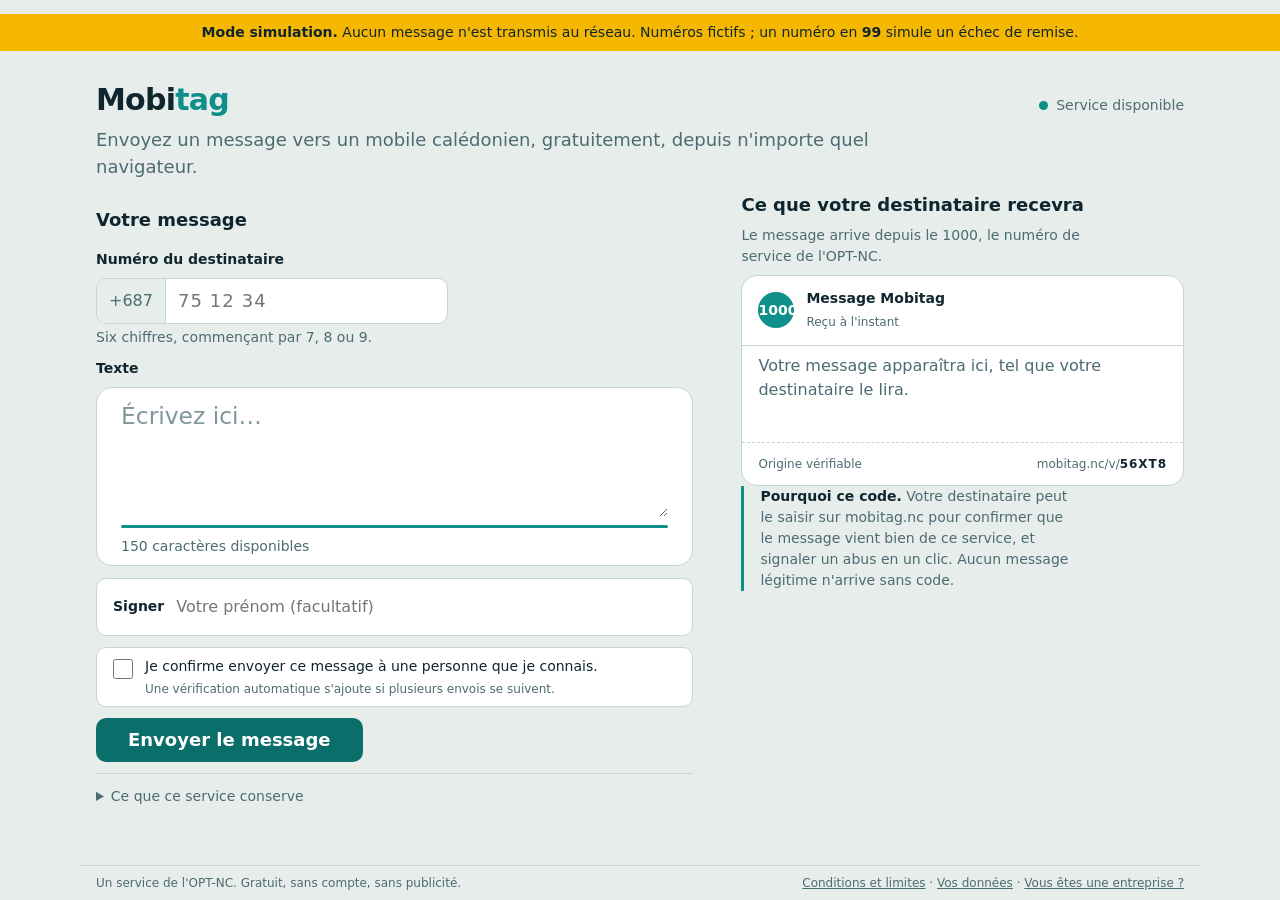
<file: src/index.html>
<!DOCTYPE html>
<html lang="fr">
<head>
<meta charset="utf-8">
<meta name="viewport" content="width=device-width, initial-scale=1">
<title>Mobitag — envoyer un message</title>
<meta name="description" content="Envoyez gratuitement un message vers un mobile de Nouvelle-Calédonie, depuis n'importe quel navigateur.">
<link rel="stylesheet" href="styles.css">
<script src="app.js" defer></script>
</head>
<body>

<p class="simulation" role="status">
  <b>Mode simulation.</b> Aucun message n'est transmis au réseau. Numéros fictifs ;
  un numéro en <b>99</b> simule un échec de remise.
</p>

<div class="enveloppe">

  <header class="tete">
    <div>
      <h1 class="marque">Mobi<span>tag</span></h1>
      <p class="accroche">Envoyez un message vers un mobile calédonien, gratuitement, depuis n'importe quel navigateur.</p>
    </div>
    <p class="etat"><span class="pastille" aria-hidden="true"></span> Service disponible</p>
  </header>

  <div class="grille">

    <!-- ======================= RÉDACTION ======================= -->
    <section id="redaction" aria-labelledby="titre-redaction">
      <h2 id="titre-redaction" class="legende" style="font-size:var(--t-lg);margin-bottom:var(--e4)">Votre message</h2>

      <form method="post" action="/envoyer" id="formulaire">

        <div class="champ">
          <label for="destinataire">Numéro du destinataire</label>
          <div class="numero" id="bloc-numero">
            <span class="indicatif" aria-hidden="true">+687</span>
            <!-- Le pattern impose un préfixe mobile calédonien (7, 8 ou 9).
                 Les fixes (2x à 4x) sont rejetés par le navigateur lui-même,
                 sans attendre le JavaScript. -->
            <input id="destinataire" name="destinataire" type="tel"
                   inputmode="numeric" autocomplete="tel-national"
                   placeholder="75 12 34" maxlength="8"
                   pattern="[789][0-9]\s?[0-9]{2}\s?[0-9]{2}" required
                   aria-describedby="aide-destinataire erreur-destinataire">
          </div>
          <p class="aide" id="aide-destinataire">Six chiffres, commençant par 7, 8 ou 9.</p>
          <p class="erreur-champ" id="erreur-destinataire" role="alert" hidden></p>
        </div>

        <div class="champ">
          <label for="message">Texte</label>
          <div class="carte-message">
            <textarea id="message" name="message" maxlength="150" required
                      placeholder="Écrivez ici…" aria-describedby="compteur"></textarea>
            <div class="budget">
              <div class="jauge" id="jauge" aria-hidden="true"><i></i></div>
              <!-- aria-live sur le compteur, pas sur l'aperçu : on annonce
                   l'information utile (le budget restant) et non la relecture
                   du message entier à chaque frappe. -->
              <p id="compteur" aria-live="polite" aria-atomic="true">150 caractères disponibles</p>
            </div>
          </div>

          <div class="signature">
            <label for="signature">Signer</label>
            <input id="signature" name="signature" type="text" maxlength="20"
                   placeholder="Votre prénom (facultatif)" autocomplete="given-name">
          </div>
          <!-- L'aide « sans signature, seul le code apparaît » a été retirée :
               l'aperçu de droite montre le résultat en direct, ce qui est plus
               clair qu'une phrase et libère de la hauteur. -->
        </div>

        <div class="controle">
          <input id="humain" name="humain" type="checkbox" required>
          <div>
            <p><label for="humain">Je confirme envoyer ce message à une personne que je connais.</label></p>
            <p class="aide">Une vérification automatique s'ajoute si plusieurs envois se suivent.</p>
          </div>
        </div>

        <button class="envoyer" type="submit">Envoyer le message</button>

        <!-- ============ F10 : orientation vers Helia PRO ============
             Apparaît uniquement quand un faisceau d'indices signale un usage
             professionnel. L'utilisateur n'est jamais bloqué : son message part
             normalement. On lui propose l'offre au moment où il se heurte à la
             limite du service grand public. -->
        <section class="pro" id="orientation-pro" hidden aria-labelledby="titre-pro">
          <h3 id="titre-pro">Votre besoin ressemble à un usage professionnel</h3>
          <p id="motif-pro"></p>
          <p>Mobitag est un service pour les particuliers : un destinataire à la fois,
             sans liste ni automatisation. Pour prévenir vos clients ou vos adhérents,
             l'OPT-NC propose <b>Helia PRO</b>, qui gère les envois en volume, les accusés
             de réception et les réponses.</p>
          <a href="conditions.html#pro">Découvrir Helia PRO</a>
          <button type="button" class="refuser" id="refuser-pro">Ce n'est pas mon cas</button>
        </section>

        <!-- Repliable : l'information reste accessible et présente dans le
             document (F04), sans consommer la hauteur de la première vue. -->
        <details class="conditions">
          <summary>Ce que ce service conserve</summary>
          <ul>
            <li>Le numéro du destinataire, sous forme chiffrée, pendant 24 heures, pour éviter les envois répétés.</li>
            <li>La date, l'heure et le statut de remise, pendant 30 jours.</li>
            <li>Le texte de votre message n'est jamais journalisé, et il est effacé dès la remise.</li>
          </ul>
        </details>
      </form>
    </section>

    <!-- ======================= APERÇU ======================= -->
    <aside class="apercu" aria-labelledby="titre-apercu">
      <h2 id="titre-apercu">Ce que votre destinataire recevra</h2>
      <p>Le message arrive depuis le 1000, le numéro de service de l'OPT-NC.</p>

      <div class="recu">
        <div class="recu-tete">
          <span class="de" aria-hidden="true">1000</span>
          <div>
            <b>Message Mobitag</b>
            <span>Reçu à l'instant</span>
          </div>
        </div>
        <div class="recu-corps" id="apercu-corps"><span class="recu-vide" id="apercu-vide">Votre message apparaîtra ici, tel que votre destinataire le lira.</span></div>
        <div class="recu-pied">
          <span>Origine vérifiable</span>
          <span>mobitag.nc/v/<code id="code-origine">4K7P2</code></span>
        </div>
      </div>

      <p class="confiance">
        <strong>Pourquoi ce code.</strong> Votre destinataire peut le saisir sur mobitag.nc pour confirmer que le message vient bien de ce service, et signaler un abus en un clic. Aucun message légitime n'arrive sans code.
      </p>
    </aside>

    <!-- ======================= CONFIRMATION ======================= -->
    <section class="confirmation" id="confirmation" hidden aria-labelledby="titre-confirmation">
      <!-- tabindex="-1" : le focus y est porté après l'envoi, sinon l'utilisateur
           au clavier ou au lecteur d'écran reste sur un formulaire qui a disparu. -->
      <h2 id="titre-confirmation" tabindex="-1">Envoi en cours</h2>
      <p id="recap-phrase">Message transmis au <strong id="recap-numero">+687 75 12 34</strong>. Suivi de la remise, en direct.</p>
      <ol class="etapes" id="etapes"></ol>

      <p class="brouillon" id="recap-code" hidden>
        Code d'origine de ce message : <b id="code-remis">—</b>.
        Votre destinataire peut le vérifier sur mobitag.nc et signaler un abus.
      </p>

      <!-- F09 : en cas d'échec, le message n'est pas perdu -->
      <p class="brouillon" id="bloc-brouillon" hidden>
        <b>Votre message a été conservé.</b> Il est encore dans le formulaire :
        vous pouvez réessayer sans le ressaisir.
      </p>

      <div class="rejeu">
        <button class="envoyer" type="button" id="reessayer" hidden>Réessayer l'envoi</button>
        <button class="lien-retour" type="button" id="retour">Écrire un autre message</button>
      </div>
    </section>

  </div>
</div>

<footer class="pied">
  <p>Un service de l'OPT-NC. Gratuit, sans compte, sans publicité.</p>
  <p><a href="conditions.html">Conditions et limites</a> · <a href="conditions.html#donnees">Vos données</a> · <a href="conditions.html#pro">Vous êtes une entreprise ?</a></p>
</footer>

</body>
</html>
</file>
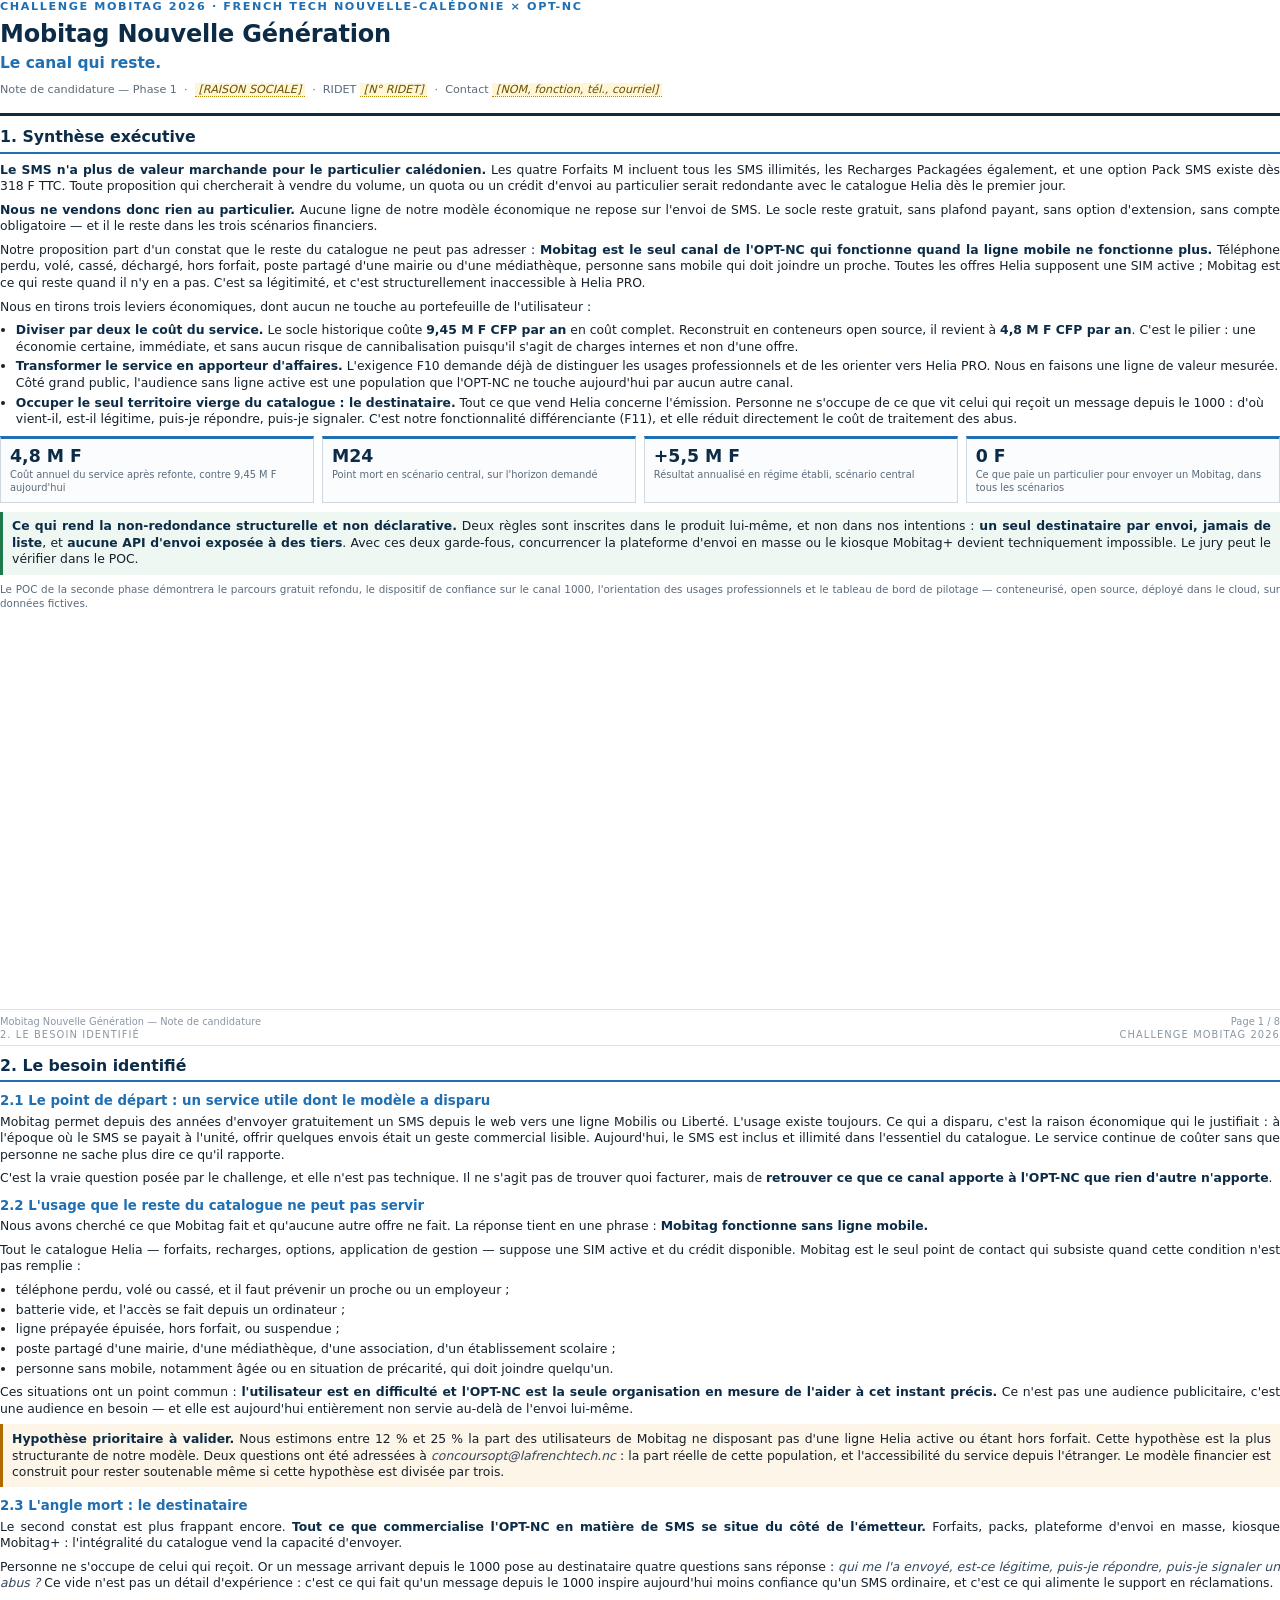
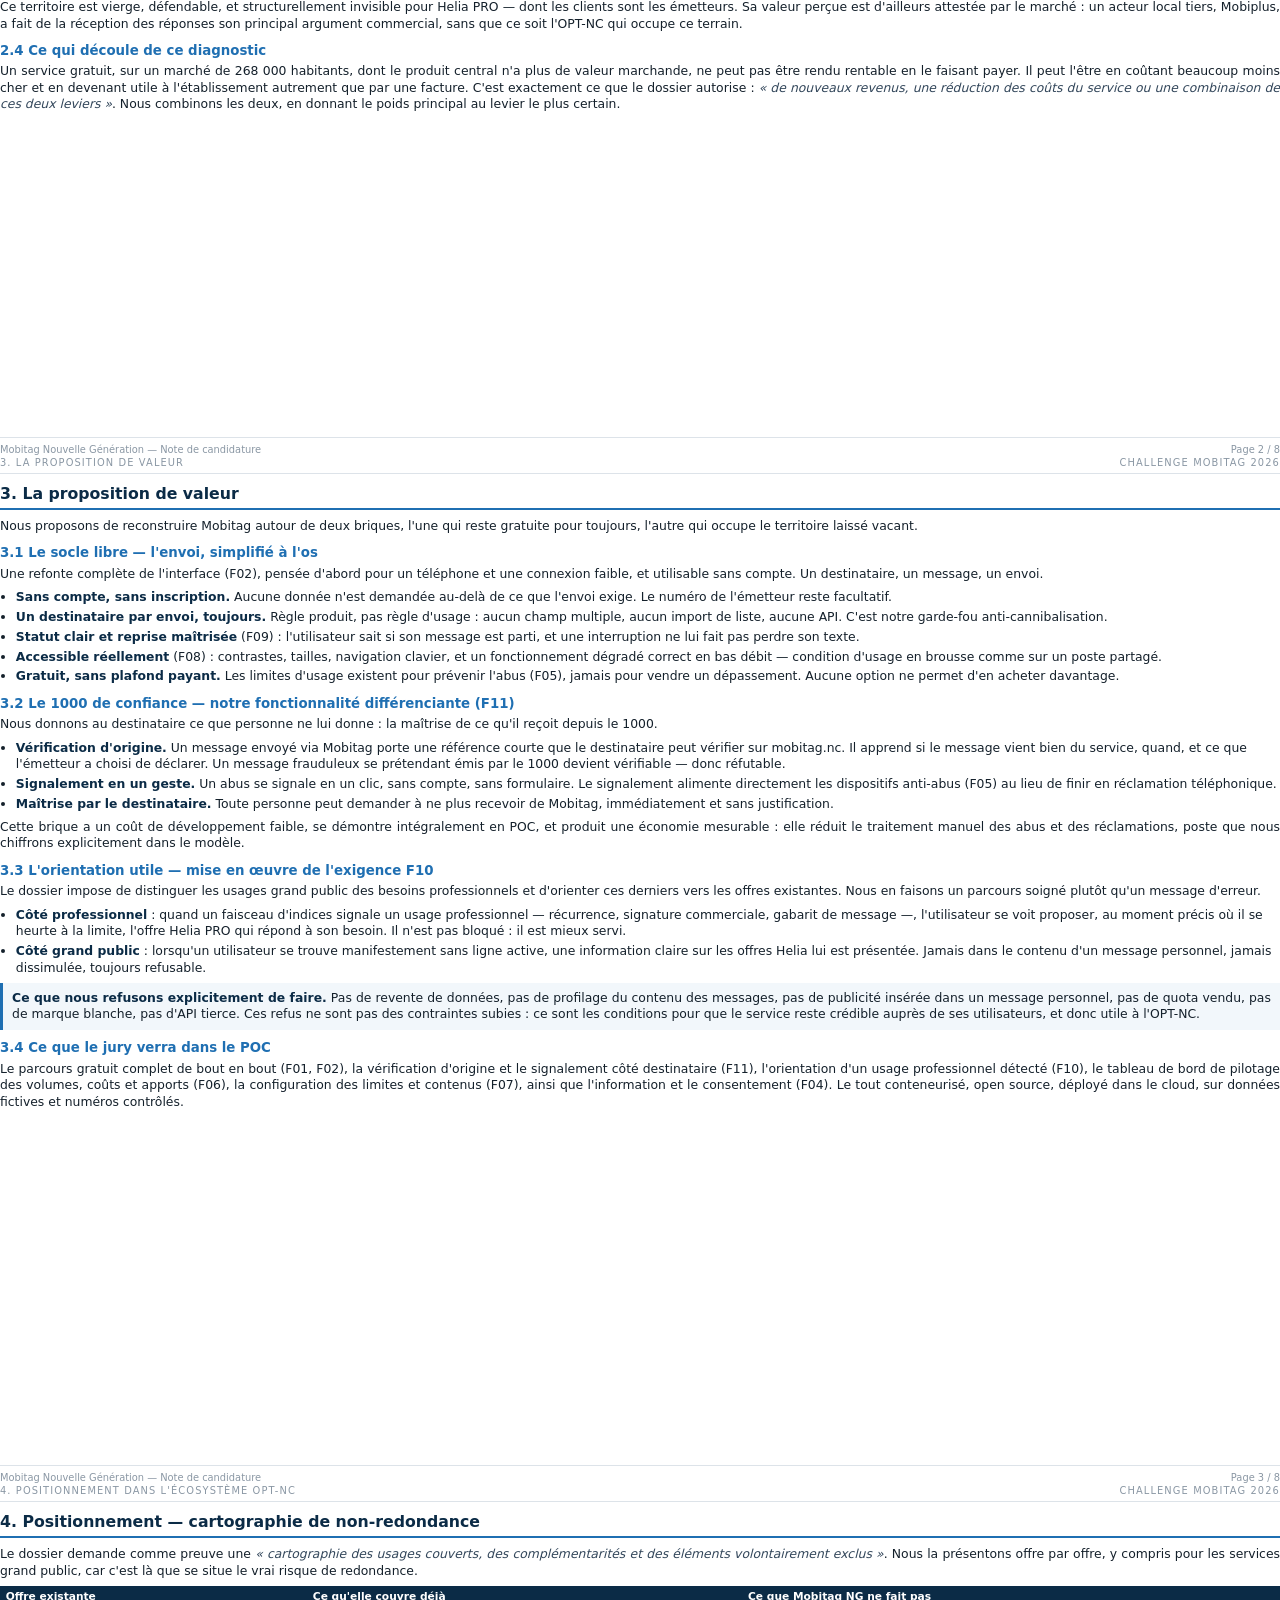
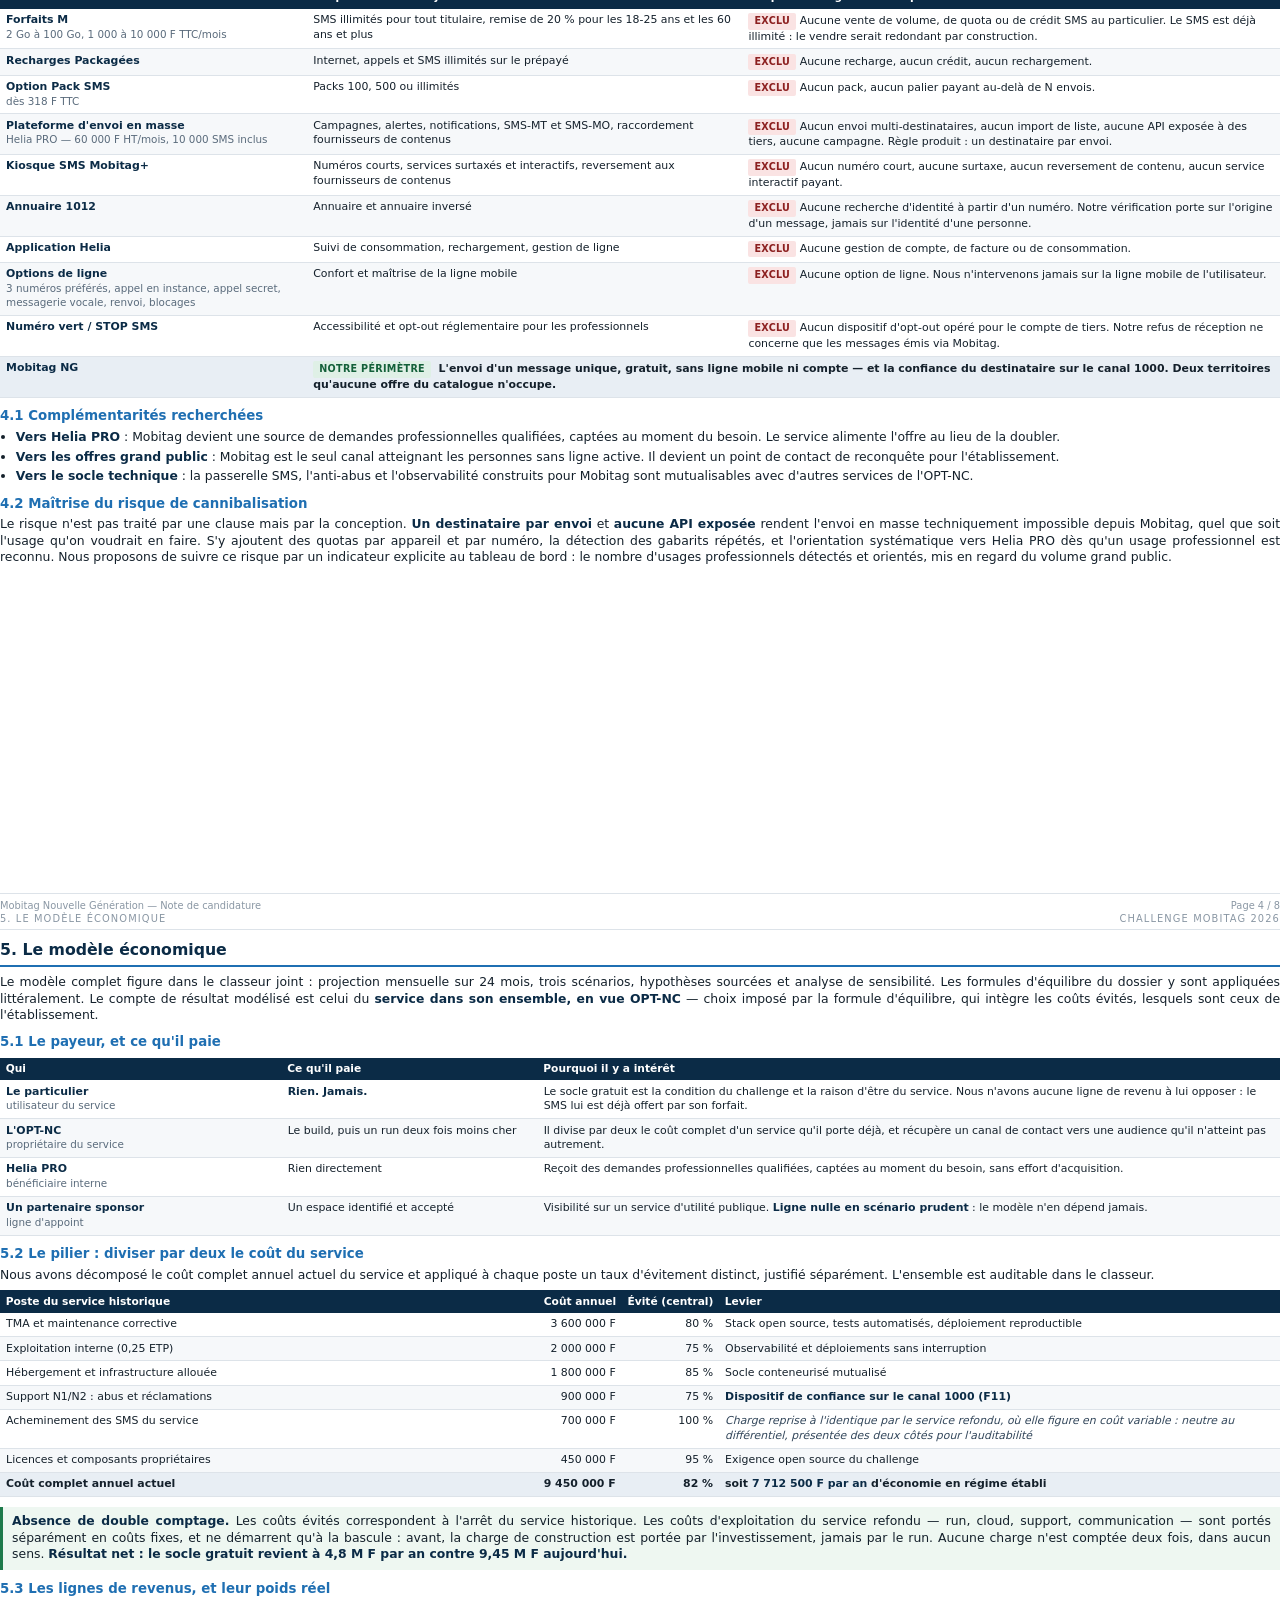
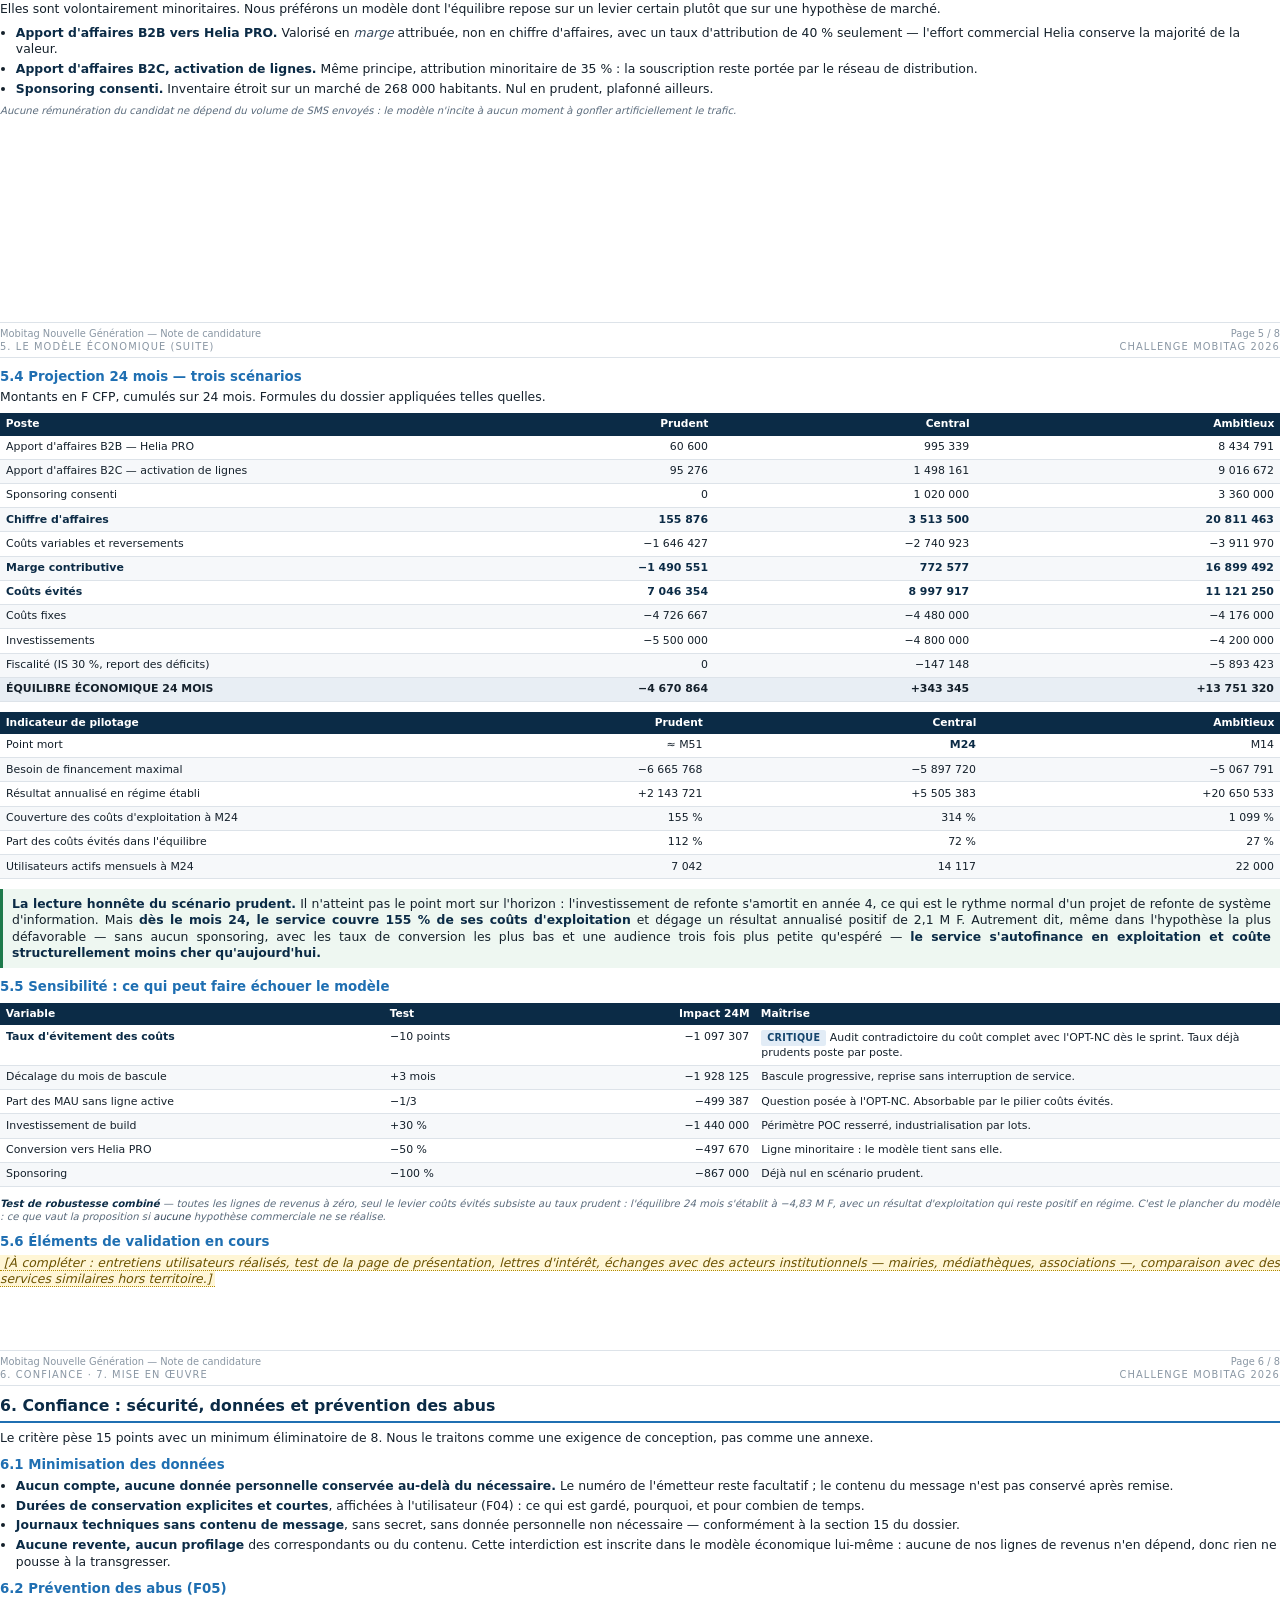
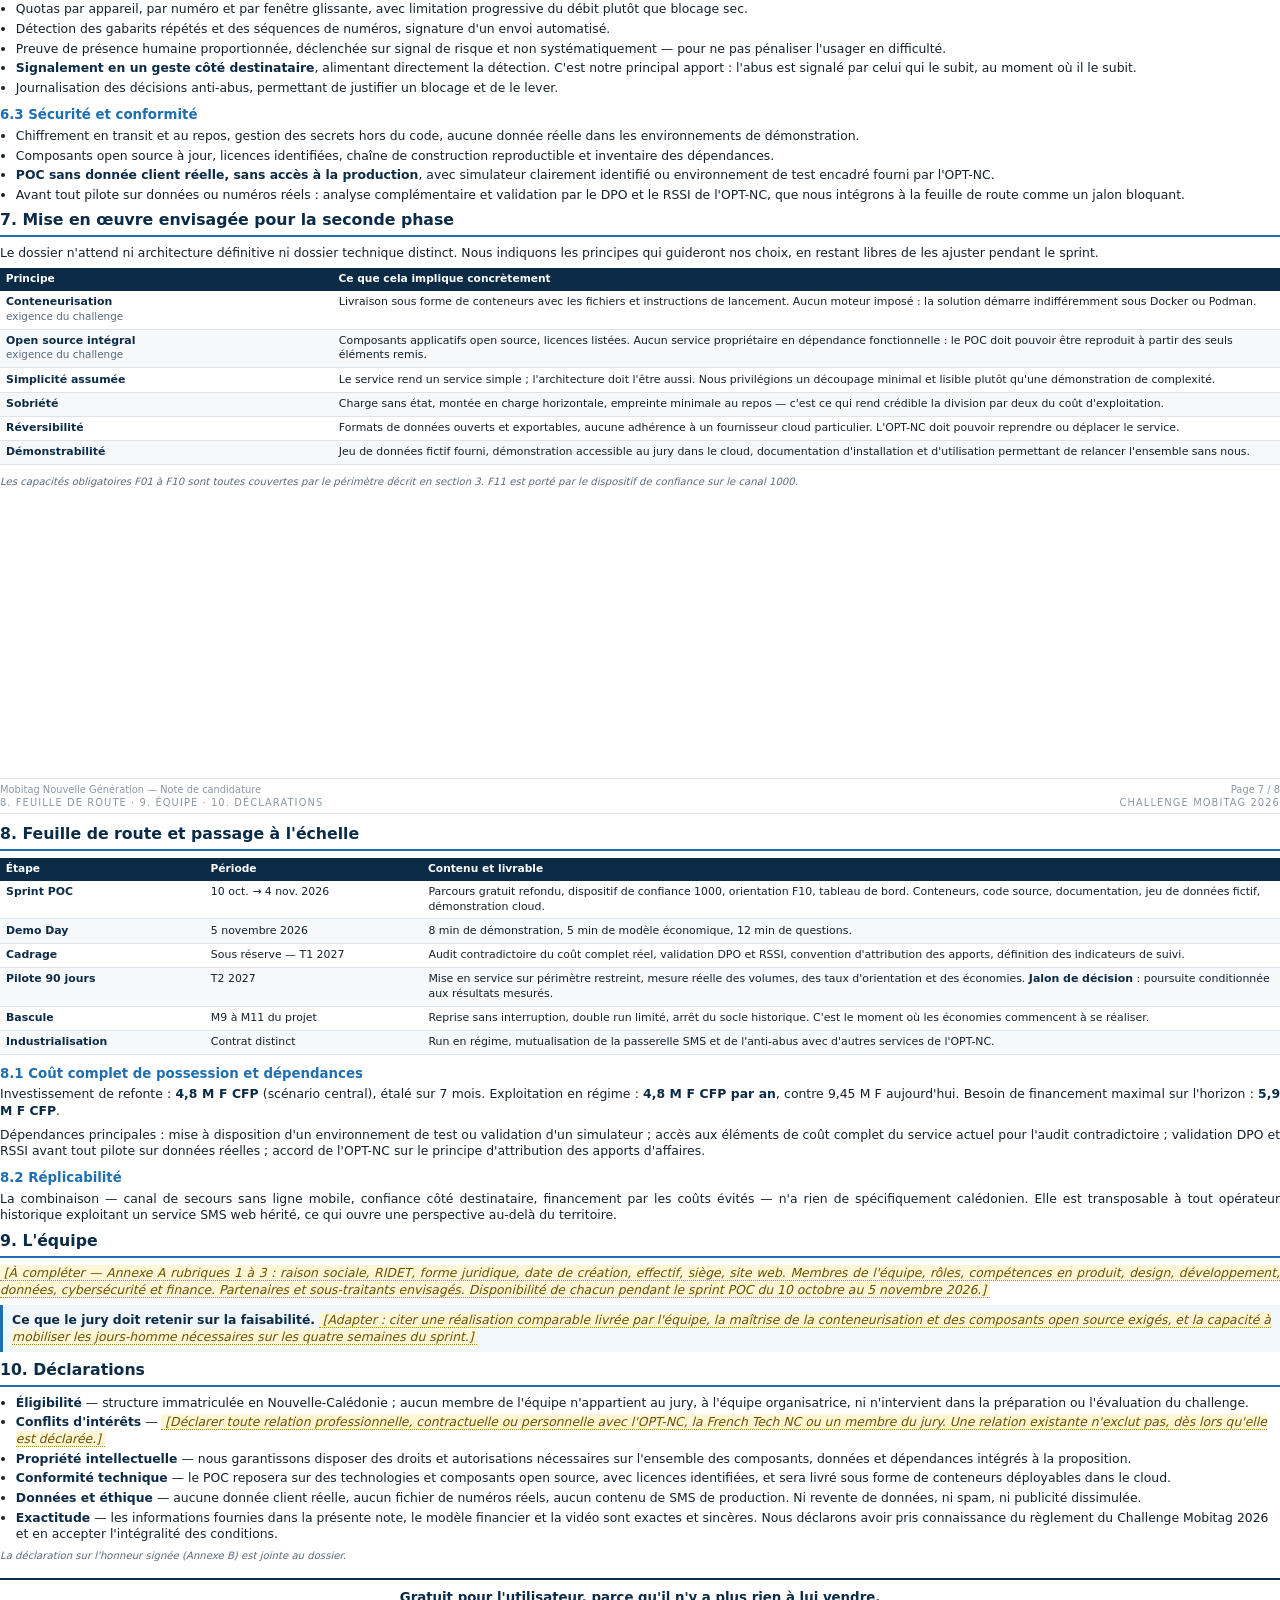
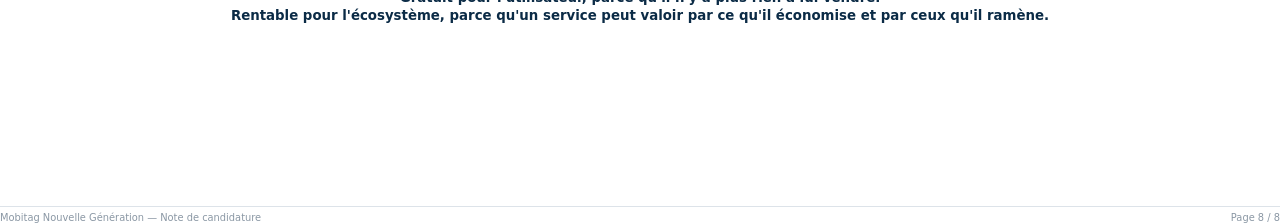
<file: candidature/Note_de_candidature.html>
<!doctype html>
<html lang="fr">
<head>
<meta charset="utf-8">
<title>Note de candidature — Challenge Mobitag 2026</title>
<style>
  @page { size: A4; margin: 10mm 12mm 9mm 12mm; }
  * { box-sizing: border-box; }
  html { -webkit-print-color-adjust: exact; print-color-adjust: exact; }
  body {
    font-family: "Calibri", "Segoe UI", system-ui, sans-serif;
    font-size: 9.3pt; line-height: 1.33; color: #14202b; margin: 0;
  }
  .page { page-break-after: always; position: relative; min-height: 272mm; padding-bottom: 6mm; }
  .page:last-child { page-break-after: auto; }

  h1 { font-size: 18pt; line-height: 1.1; margin: 0 0 1.5mm; color: #0B2B46; letter-spacing: -0.2px; }
  h2 { font-size: 11.8pt; margin: 0 0 2mm; color: #0B2B46;
       border-bottom: 2px solid #1F6FB2; padding-bottom: 1mm; }
  h3 { font-size: 10pt; margin: 2.6mm 0 1mm; color: #1F6FB2; }
  p { margin: 0 0 1.9mm; text-align: justify; }
  ul { margin: 0 0 1.8mm; padding-left: 4.2mm; }
  li { margin-bottom: 0.85mm; }
  strong { color: #0B2B46; }
  em { color: #33475b; }

  .masthead { border-bottom: 3px solid #0B2B46; padding-bottom: 2.2mm; margin-bottom: 3mm; }
  .kicker { font-size: 8.4pt; letter-spacing: 1.6px; text-transform: uppercase;
            color: #1F6FB2; font-weight: 700; margin-bottom: 1.5mm; }
  .tagline { font-size: 11.6pt; color: #1F6FB2; font-weight: 600; margin: 1mm 0 0; }
  .meta { font-size: 8.4pt; color: #5a6b7c; margin-top: 2.5mm; }

  .runhead { font-size: 7.4pt; color: #8a97a4; text-transform: uppercase;
             letter-spacing: 1.1px; border-bottom: 1px solid #dde3e9;
             padding-bottom: 1mm; margin-bottom: 2.6mm; display: flex;
             justify-content: space-between; }

  table { width: 100%; border-collapse: collapse; margin: 1.8mm 0 2.5mm; font-size: 8.2pt; }
  th { background: #0B2B46; color: #fff; text-align: left; padding: 1.1mm 1.5mm;
       font-weight: 600; font-size: 8pt; }
  td { padding: 1.15mm 1.6mm; border-bottom: 1px solid #dde3e9; vertical-align: top; }
  tr:nth-child(even) td { background: #f6f8fa; }
  td.num, th.num { text-align: right; font-variant-numeric: tabular-nums; white-space: nowrap; }
  .tot td { font-weight: 700; background: #e8eef4 !important; border-top: 1.5px solid #0B2B46; }

  .callout { background: #f2f7fb; border-left: 3.5px solid #1F6FB2;
             padding: 1.8mm 2.4mm; margin: 1.8mm 0 2.2mm; }
  .callout.green { background: #eef7f1; border-left-color: #1E7A4B; }
  .callout.amber { background: #fdf5e8; border-left-color: #B06A00; }
  .callout p:last-child { margin-bottom: 0; }

  .kpis { display: flex; gap: 2mm; margin: 2.2mm 0; }
  .kpi { flex: 1; border: 1px solid #cfd8e1; border-top: 3px solid #1F6FB2;
         padding: 2.2mm 2.4mm; background: #fbfcfd; }
  .kpi .v { font-size: 13pt; font-weight: 700; color: #0B2B46; line-height: 1.1;
            font-variant-numeric: tabular-nums; }
  .kpi .l { font-size: 7.4pt; color: #5a6b7c; margin-top: 0.8mm; line-height: 1.25; }

  .two { display: flex; gap: 5mm; }
  .two > div { flex: 1; }

  .tag { display: inline-block; font-size: 7.2pt; font-weight: 700; padding: 0.5mm 1.6mm;
         border-radius: 2px; letter-spacing: 0.3px; }
  .tag.ok { background: #dff0e6; color: #14603a; }
  .tag.no { background: #fae3e3; color: #8c2020; }
  .tag.id { background: #e2ecf6; color: #14456e; }

  .fill { background: #fff6d6; padding: 0 1mm; border-bottom: 1px dotted #b08900;
          color: #6b5200; font-style: italic; }

  .foot { position: absolute; bottom: 0; left: 0; right: 0; font-size: 7.4pt;
          color: #8a97a4; border-top: 1px solid #dde3e9; padding-top: 1.2mm;
          display: flex; justify-content: space-between; }
  .small { font-size: 7.8pt; color: #5a6b7c; }
  .nb { font-size: 7.6pt; color: #5a6b7c; font-style: italic; margin-top: 1.5mm; }
</style>
</head>
<body>

<!-- ══════════════════════════════ PAGE 1 ══════════════════════════════ -->
<div class="page">
  <div class="masthead">
    <div class="kicker">Challenge Mobitag 2026 · French Tech Nouvelle-Calédonie × OPT-NC</div>
    <h1>Mobitag Nouvelle Génération</h1>
    <p class="tagline">Le canal qui reste.</p>
    <p class="meta">
      Note de candidature — Phase 1 &nbsp;·&nbsp;
      <span class="fill">[RAISON SOCIALE]</span> &nbsp;·&nbsp;
      RIDET <span class="fill">[N° RIDET]</span> &nbsp;·&nbsp;
      Contact <span class="fill">[NOM, fonction, tél., courriel]</span>
    </p>
  </div>

  <h2>1. Synthèse exécutive</h2>

  <p><strong>Le SMS n'a plus de valeur marchande pour le particulier calédonien.</strong> Les quatre
  Forfaits M incluent tous les SMS illimités, les Recharges Packagées également, et une option Pack SMS
  existe dès 318 F TTC. Toute proposition qui chercherait à vendre du volume, un quota ou un crédit
  d'envoi au particulier serait redondante avec le catalogue Helia dès le premier jour.</p>

  <p><strong>Nous ne vendons donc rien au particulier.</strong> Aucune ligne de notre modèle économique
  ne repose sur l'envoi de SMS. Le socle reste gratuit, sans plafond payant, sans option d'extension,
  sans compte obligatoire — et il le reste dans les trois scénarios financiers.</p>

  <p>Notre proposition part d'un constat que le reste du catalogue ne peut pas adresser :
  <strong>Mobitag est le seul canal de l'OPT-NC qui fonctionne quand la ligne mobile ne fonctionne
  plus.</strong> Téléphone perdu, volé, cassé, déchargé, hors forfait, poste partagé d'une mairie ou
  d'une médiathèque, personne sans mobile qui doit joindre un proche. Toutes les offres Helia supposent
  une SIM active ; Mobitag est ce qui reste quand il n'y en a pas. C'est sa légitimité, et c'est
  structurellement inaccessible à Helia PRO.</p>

  <p>Nous en tirons trois leviers économiques, dont aucun ne touche au portefeuille de l'utilisateur :</p>

  <ul>
    <li><strong>Diviser par deux le coût du service.</strong> Le socle historique coûte
    <strong>9,45 M F CFP par an</strong> en coût complet. Reconstruit en conteneurs open source, il
    revient à <strong>4,8 M F CFP par an</strong>. C'est le pilier : une économie certaine, immédiate,
    et sans aucun risque de cannibalisation puisqu'il s'agit de charges internes et non d'une offre.</li>
    <li><strong>Transformer le service en apporteur d'affaires.</strong> L'exigence F10 demande déjà de
    distinguer les usages professionnels et de les orienter vers Helia PRO. Nous en faisons une ligne
    de valeur mesurée. Côté grand public, l'audience sans ligne active est une population que l'OPT-NC
    ne touche aujourd'hui par aucun autre canal.</li>
    <li><strong>Occuper le seul territoire vierge du catalogue : le destinataire.</strong> Tout ce que
    vend Helia concerne l'émission. Personne ne s'occupe de ce que vit celui qui reçoit un message
    depuis le 1000 : d'où vient-il, est-il légitime, puis-je répondre, puis-je signaler. C'est notre
    fonctionnalité différenciante (F11), et elle réduit directement le coût de traitement des abus.</li>
  </ul>

  <div class="kpis">
    <div class="kpi"><div class="v">4,8 M F</div>
      <div class="l">Coût annuel du service après refonte, contre 9,45 M F aujourd'hui</div></div>
    <div class="kpi"><div class="v">M24</div>
      <div class="l">Point mort en scénario central, sur l'horizon demandé</div></div>
    <div class="kpi"><div class="v">+5,5 M F</div>
      <div class="l">Résultat annualisé en régime établi, scénario central</div></div>
    <div class="kpi"><div class="v">0 F</div>
      <div class="l">Ce que paie un particulier pour envoyer un Mobitag, dans tous les scénarios</div></div>
  </div>

  <div class="callout green">
    <p><strong>Ce qui rend la non-redondance structurelle et non déclarative.</strong> Deux règles sont
    inscrites dans le produit lui-même, et non dans nos intentions : <strong>un seul destinataire par
    envoi, jamais de liste</strong>, et <strong>aucune API d'envoi exposée à des tiers</strong>. Avec
    ces deux garde-fous, concurrencer la plateforme d'envoi en masse ou le kiosque Mobitag+ devient
    techniquement impossible. Le jury peut le vérifier dans le POC.</p>
  </div>

  <p class="small">Le POC de la seconde phase démontrera le parcours gratuit refondu, le dispositif de
  confiance sur le canal 1000, l'orientation des usages professionnels et le tableau de bord de
  pilotage — conteneurisé, open source, déployé dans le cloud, sur données fictives.</p>

  <div class="foot"><span>Mobitag Nouvelle Génération — Note de candidature</span><span>Page 1 / 8</span></div>
</div>

<!-- ══════════════════════════════ PAGE 2 ══════════════════════════════ -->
<div class="page">
  <div class="runhead"><span>2. Le besoin identifié</span><span>Challenge Mobitag 2026</span></div>

  <h2>2. Le besoin identifié</h2>

  <h3>2.1 Le point de départ : un service utile dont le modèle a disparu</h3>
  <p>Mobitag permet depuis des années d'envoyer gratuitement un SMS depuis le web vers une ligne
  Mobilis ou Liberté. L'usage existe toujours. Ce qui a disparu, c'est la raison économique qui le
  justifiait : à l'époque où le SMS se payait à l'unité, offrir quelques envois était un geste
  commercial lisible. Aujourd'hui, le SMS est inclus et illimité dans l'essentiel du catalogue. Le
  service continue de coûter sans que personne ne sache plus dire ce qu'il rapporte.</p>

  <p>C'est la vraie question posée par le challenge, et elle n'est pas technique. Il ne s'agit pas de
  trouver quoi facturer, mais de <strong>retrouver ce que ce canal apporte à l'OPT-NC que rien d'autre
  n'apporte</strong>.</p>

  <h3>2.2 L'usage que le reste du catalogue ne peut pas servir</h3>
  <p>Nous avons cherché ce que Mobitag fait et qu'aucune autre offre ne fait. La réponse tient en une
  phrase : <strong>Mobitag fonctionne sans ligne mobile.</strong></p>

  <p>Tout le catalogue Helia — forfaits, recharges, options, application de gestion — suppose une SIM
  active et du crédit disponible. Mobitag est le seul point de contact qui subsiste quand cette
  condition n'est pas remplie :</p>

  <ul>
    <li>téléphone perdu, volé ou cassé, et il faut prévenir un proche ou un employeur ;</li>
    <li>batterie vide, et l'accès se fait depuis un ordinateur ;</li>
    <li>ligne prépayée épuisée, hors forfait, ou suspendue ;</li>
    <li>poste partagé d'une mairie, d'une médiathèque, d'une association, d'un établissement scolaire ;</li>
    <li>personne sans mobile, notamment âgée ou en situation de précarité, qui doit joindre quelqu'un.</li>
  </ul>

  <p>Ces situations ont un point commun : <strong>l'utilisateur est en difficulté et l'OPT-NC est la
  seule organisation en mesure de l'aider à cet instant précis.</strong> Ce n'est pas une audience
  publicitaire, c'est une audience en besoin — et elle est aujourd'hui entièrement non servie au-delà
  de l'envoi lui-même.</p>

  <div class="callout amber">
    <p><strong>Hypothèse prioritaire à valider.</strong> Nous estimons entre 12 % et 25 % la part des
    utilisateurs de Mobitag ne disposant pas d'une ligne Helia active ou étant hors forfait. Cette
    hypothèse est la plus structurante de notre modèle. Deux questions ont été adressées à
    <em>concoursopt@lafrenchtech.nc</em> : la part réelle de cette population, et l'accessibilité du
    service depuis l'étranger. Le modèle financier est construit pour rester soutenable même si cette
    hypothèse est divisée par trois.</p>
  </div>

  <h3>2.3 L'angle mort : le destinataire</h3>
  <p>Le second constat est plus frappant encore. <strong>Tout ce que commercialise l'OPT-NC en matière
  de SMS se situe du côté de l'émetteur.</strong> Forfaits, packs, plateforme d'envoi en masse, kiosque
  Mobitag+ : l'intégralité du catalogue vend la capacité d'envoyer.</p>

  <p>Personne ne s'occupe de celui qui reçoit. Or un message arrivant depuis le 1000 pose au
  destinataire quatre questions sans réponse : <em>qui me l'a envoyé, est-ce légitime, puis-je
  répondre, puis-je signaler un abus ?</em> Ce vide n'est pas un détail d'expérience : c'est ce qui
  fait qu'un message depuis le 1000 inspire aujourd'hui moins confiance qu'un SMS ordinaire, et c'est
  ce qui alimente le support en réclamations.</p>

  <p>Ce territoire est vierge, défendable, et structurellement invisible pour Helia PRO — dont les
  clients sont les émetteurs. Sa valeur perçue est d'ailleurs attestée par le marché : un acteur local
  tiers, Mobiplus, a fait de la réception des réponses son principal argument commercial, sans que ce
  soit l'OPT-NC qui occupe ce terrain.</p>

  <h3>2.4 Ce qui découle de ce diagnostic</h3>
  <p>Un service gratuit, sur un marché de 268 000 habitants, dont le produit central n'a plus de valeur
  marchande, ne peut pas être rendu rentable en le faisant payer. Il peut l'être en coûtant beaucoup
  moins cher et en devenant utile à l'établissement autrement que par une facture. C'est exactement ce
  que le dossier autorise : <em>« de nouveaux revenus, une réduction des coûts du service ou une
  combinaison de ces deux leviers »</em>. Nous combinons les deux, en donnant le poids principal au
  levier le plus certain.</p>

  <div class="foot"><span>Mobitag Nouvelle Génération — Note de candidature</span><span>Page 2 / 8</span></div>
</div>

<!-- ══════════════════════════════ PAGE 3 ══════════════════════════════ -->
<div class="page">
  <div class="runhead"><span>3. La proposition de valeur</span><span>Challenge Mobitag 2026</span></div>

  <h2>3. La proposition de valeur</h2>

  <p>Nous proposons de reconstruire Mobitag autour de deux briques, l'une qui reste gratuite pour
  toujours, l'autre qui occupe le territoire laissé vacant.</p>

  <h3>3.1 Le socle libre — l'envoi, simplifié à l'os</h3>
  <p>Une refonte complète de l'interface (F02), pensée d'abord pour un téléphone et une connexion
  faible, et utilisable sans compte. Un destinataire, un message, un envoi.</p>
  <ul>
    <li><strong>Sans compte, sans inscription.</strong> Aucune donnée n'est demandée au-delà de ce que
    l'envoi exige. Le numéro de l'émetteur reste facultatif.</li>
    <li><strong>Un destinataire par envoi, toujours.</strong> Règle produit, pas règle d'usage : aucun
    champ multiple, aucun import de liste, aucune API. C'est notre garde-fou anti-cannibalisation.</li>
    <li><strong>Statut clair et reprise maîtrisée</strong> (F09) : l'utilisateur sait si son message
    est parti, et une interruption ne lui fait pas perdre son texte.</li>
    <li><strong>Accessible réellement</strong> (F08) : contrastes, tailles, navigation clavier, et un
    fonctionnement dégradé correct en bas débit — condition d'usage en brousse comme sur un poste
    partagé.</li>
    <li><strong>Gratuit, sans plafond payant.</strong> Les limites d'usage existent pour prévenir
    l'abus (F05), jamais pour vendre un dépassement. Aucune option ne permet d'en acheter davantage.</li>
  </ul>

  <h3>3.2 Le 1000 de confiance — notre fonctionnalité différenciante (F11)</h3>
  <p>Nous donnons au destinataire ce que personne ne lui donne : la maîtrise de ce qu'il reçoit depuis
  le 1000.</p>
  <ul>
    <li><strong>Vérification d'origine.</strong> Un message envoyé via Mobitag porte une référence
    courte que le destinataire peut vérifier sur mobitag.nc. Il apprend si le message vient bien du
    service, quand, et ce que l'émetteur a choisi de déclarer. Un message frauduleux se prétendant
    émis par le 1000 devient vérifiable — donc réfutable.</li>
    <li><strong>Signalement en un geste.</strong> Un abus se signale en un clic, sans compte, sans
    formulaire. Le signalement alimente directement les dispositifs anti-abus (F05) au lieu de finir
    en réclamation téléphonique.</li>
    <li><strong>Maîtrise par le destinataire.</strong> Toute personne peut demander à ne plus recevoir
    de Mobitag, immédiatement et sans justification.</li>
  </ul>
  <p>Cette brique a un coût de développement faible, se démontre intégralement en POC, et produit une
  économie mesurable : elle réduit le traitement manuel des abus et des réclamations, poste que nous
  chiffrons explicitement dans le modèle.</p>

  <h3>3.3 L'orientation utile — mise en œuvre de l'exigence F10</h3>
  <p>Le dossier impose de distinguer les usages grand public des besoins professionnels et d'orienter
  ces derniers vers les offres existantes. Nous en faisons un parcours soigné plutôt qu'un message
  d'erreur.</p>
  <ul>
    <li><strong>Côté professionnel</strong> : quand un faisceau d'indices signale un usage
    professionnel — récurrence, signature commerciale, gabarit de message —, l'utilisateur se voit
    proposer, au moment précis où il se heurte à la limite, l'offre Helia PRO qui répond à son besoin.
    Il n'est pas bloqué : il est mieux servi.</li>
    <li><strong>Côté grand public</strong> : lorsqu'un utilisateur se trouve manifestement sans ligne
    active, une information claire sur les offres Helia lui est présentée. Jamais dans le contenu d'un
    message personnel, jamais dissimulée, toujours refusable.</li>
  </ul>

  <div class="callout">
    <p><strong>Ce que nous refusons explicitement de faire.</strong> Pas de revente de données, pas de
    profilage du contenu des messages, pas de publicité insérée dans un message personnel, pas de
    quota vendu, pas de marque blanche, pas d'API tierce. Ces refus ne sont pas des contraintes subies :
    ce sont les conditions pour que le service reste crédible auprès de ses utilisateurs, et donc
    utile à l'OPT-NC.</p>
  </div>

  <h3>3.4 Ce que le jury verra dans le POC</h3>
  <p>Le parcours gratuit complet de bout en bout (F01, F02), la vérification d'origine et le
  signalement côté destinataire (F11), l'orientation d'un usage professionnel détecté (F10), le tableau
  de bord de pilotage des volumes, coûts et apports (F06), la configuration des limites et contenus
  (F07), ainsi que l'information et le consentement (F04). Le tout conteneurisé, open source, déployé
  dans le cloud, sur données fictives et numéros contrôlés.</p>

  <div class="foot"><span>Mobitag Nouvelle Génération — Note de candidature</span><span>Page 3 / 8</span></div>
</div>

<!-- ══════════════════════════════ PAGE 4 ══════════════════════════════ -->
<div class="page">
  <div class="runhead"><span>4. Positionnement dans l'écosystème OPT-NC</span><span>Challenge Mobitag 2026</span></div>

  <h2>4. Positionnement — cartographie de non-redondance</h2>

  <p>Le dossier demande comme preuve une <em>« cartographie des usages couverts, des complémentarités
  et des éléments volontairement exclus »</em>. Nous la présentons offre par offre, y compris pour les
  services grand public, car c'est là que se situe le vrai risque de redondance.</p>

  <table>
    <thead>
      <tr>
        <th style="width:24%">Offre existante</th>
        <th style="width:34%">Ce qu'elle couvre déjà</th>
        <th style="width:42%">Ce que Mobitag NG ne fait pas</th>
      </tr>
    </thead>
    <tbody>
      <tr>
        <td><strong>Forfaits M</strong><br><span class="small">2 Go à 100 Go, 1 000 à 10 000 F TTC/mois</span></td>
        <td>SMS illimités pour tout titulaire, remise de 20 % pour les 18-25 ans et les 60 ans et plus</td>
        <td><span class="tag no">EXCLU</span> Aucune vente de volume, de quota ou de crédit SMS au
        particulier. Le SMS est déjà illimité : le vendre serait redondant par construction.</td>
      </tr>
      <tr>
        <td><strong>Recharges Packagées</strong></td>
        <td>Internet, appels et SMS illimités sur le prépayé</td>
        <td><span class="tag no">EXCLU</span> Aucune recharge, aucun crédit, aucun rechargement.</td>
      </tr>
      <tr>
        <td><strong>Option Pack SMS</strong><br><span class="small">dès 318 F TTC</span></td>
        <td>Packs 100, 500 ou illimités</td>
        <td><span class="tag no">EXCLU</span> Aucun pack, aucun palier payant au-delà de N envois.</td>
      </tr>
      <tr>
        <td><strong>Plateforme d'envoi en masse</strong><br><span class="small">Helia PRO — 60 000 F HT/mois, 10 000 SMS inclus</span></td>
        <td>Campagnes, alertes, notifications, SMS-MT et SMS-MO, raccordement fournisseurs de contenus</td>
        <td><span class="tag no">EXCLU</span> Aucun envoi multi-destinataires, aucun import de liste,
        aucune API exposée à des tiers, aucune campagne. Règle produit : un destinataire par envoi.</td>
      </tr>
      <tr>
        <td><strong>Kiosque SMS Mobitag+</strong></td>
        <td>Numéros courts, services surtaxés et interactifs, reversement aux fournisseurs de contenus</td>
        <td><span class="tag no">EXCLU</span> Aucun numéro court, aucune surtaxe, aucun reversement de
        contenu, aucun service interactif payant.</td>
      </tr>
      <tr>
        <td><strong>Annuaire 1012</strong></td>
        <td>Annuaire et annuaire inversé</td>
        <td><span class="tag no">EXCLU</span> Aucune recherche d'identité à partir d'un numéro.
        Notre vérification porte sur l'origine d'un message, jamais sur l'identité d'une personne.</td>
      </tr>
      <tr>
        <td><strong>Application Helia</strong></td>
        <td>Suivi de consommation, rechargement, gestion de ligne</td>
        <td><span class="tag no">EXCLU</span> Aucune gestion de compte, de facture ou de consommation.</td>
      </tr>
      <tr>
        <td><strong>Options de ligne</strong><br><span class="small">3 numéros préférés, appel en instance, appel secret, messagerie vocale, renvoi, blocages</span></td>
        <td>Confort et maîtrise de la ligne mobile</td>
        <td><span class="tag no">EXCLU</span> Aucune option de ligne. Nous n'intervenons jamais sur la
        ligne mobile de l'utilisateur.</td>
      </tr>
      <tr>
        <td><strong>Numéro vert / STOP SMS</strong></td>
        <td>Accessibilité et opt-out réglementaire pour les professionnels</td>
        <td><span class="tag no">EXCLU</span> Aucun dispositif d'opt-out opéré pour le compte de tiers.
        Notre refus de réception ne concerne que les messages émis via Mobitag.</td>
      </tr>
      <tr class="tot">
        <td><strong>Mobitag NG</strong></td>
        <td colspan="2"><span class="tag ok">NOTRE PÉRIMÈTRE</span> &nbsp;L'envoi d'un message unique,
        gratuit, sans ligne mobile ni compte — et la confiance du destinataire sur le canal 1000.
        Deux territoires qu'aucune offre du catalogue n'occupe.</td>
      </tr>
    </tbody>
  </table>

  <h3>4.1 Complémentarités recherchées</h3>
  <ul>
    <li><strong>Vers Helia PRO</strong> : Mobitag devient une source de demandes professionnelles
    qualifiées, captées au moment du besoin. Le service alimente l'offre au lieu de la doubler.</li>
    <li><strong>Vers les offres grand public</strong> : Mobitag est le seul canal atteignant les
    personnes sans ligne active. Il devient un point de contact de reconquête pour l'établissement.</li>
    <li><strong>Vers le socle technique</strong> : la passerelle SMS, l'anti-abus et l'observabilité
    construits pour Mobitag sont mutualisables avec d'autres services de l'OPT-NC.</li>
  </ul>

  <h3>4.2 Maîtrise du risque de cannibalisation</h3>
  <p>Le risque n'est pas traité par une clause mais par la conception. <strong>Un destinataire par
  envoi</strong> et <strong>aucune API exposée</strong> rendent l'envoi en masse techniquement
  impossible depuis Mobitag, quel que soit l'usage qu'on voudrait en faire. S'y ajoutent des quotas par
  appareil et par numéro, la détection des gabarits répétés, et l'orientation systématique vers Helia
  PRO dès qu'un usage professionnel est reconnu. Nous proposons de suivre ce risque par un indicateur
  explicite au tableau de bord : le nombre d'usages professionnels détectés et orientés, mis en regard
  du volume grand public.</p>

  <div class="foot"><span>Mobitag Nouvelle Génération — Note de candidature</span><span>Page 4 / 8</span></div>
</div>

<!-- ══════════════════════════════ PAGE 5 ══════════════════════════════ -->
<div class="page">
  <div class="runhead"><span>5. Le modèle économique</span><span>Challenge Mobitag 2026</span></div>

  <h2>5. Le modèle économique</h2>

  <p>Le modèle complet figure dans le classeur joint : projection mensuelle sur 24 mois, trois
  scénarios, hypothèses sourcées et analyse de sensibilité. Les formules d'équilibre du dossier y sont
  appliquées littéralement. Le compte de résultat modélisé est celui du <strong>service dans son
  ensemble, en vue OPT-NC</strong> — choix imposé par la formule d'équilibre, qui intègre les coûts
  évités, lesquels sont ceux de l'établissement.</p>

  <h3>5.1 Le payeur, et ce qu'il paie</h3>
  <table>
    <thead><tr><th style="width:22%">Qui</th><th style="width:20%">Ce qu'il paie</th><th>Pourquoi il y a intérêt</th></tr></thead>
    <tbody>
      <tr><td><strong>Le particulier</strong><br><span class="small">utilisateur du service</span></td>
        <td><strong>Rien. Jamais.</strong></td>
        <td>Le socle gratuit est la condition du challenge et la raison d'être du service. Nous n'avons
        aucune ligne de revenu à lui opposer : le SMS lui est déjà offert par son forfait.</td></tr>
      <tr><td><strong>L'OPT-NC</strong><br><span class="small">propriétaire du service</span></td>
        <td>Le build, puis un run deux fois moins cher</td>
        <td>Il divise par deux le coût complet d'un service qu'il porte déjà, et récupère un canal de
        contact vers une audience qu'il n'atteint pas autrement.</td></tr>
      <tr><td><strong>Helia PRO</strong><br><span class="small">bénéficiaire interne</span></td>
        <td>Rien directement</td>
        <td>Reçoit des demandes professionnelles qualifiées, captées au moment du besoin, sans effort
        d'acquisition.</td></tr>
      <tr><td><strong>Un partenaire sponsor</strong><br><span class="small">ligne d'appoint</span></td>
        <td>Un espace identifié et accepté</td>
        <td>Visibilité sur un service d'utilité publique. <strong>Ligne nulle en scénario prudent</strong> :
        le modèle n'en dépend jamais.</td></tr>
    </tbody>
  </table>

  <h3>5.2 Le pilier : diviser par deux le coût du service</h3>
  <p>Nous avons décomposé le coût complet annuel actuel du service et appliqué à chaque poste un taux
  d'évitement distinct, justifié séparément. L'ensemble est auditable dans le classeur.</p>

  <table>
    <thead><tr><th style="width:42%">Poste du service historique</th><th class="num">Coût annuel</th>
      <th class="num">Évité (central)</th><th>Levier</th></tr></thead>
    <tbody>
      <tr><td>TMA et maintenance corrective</td><td class="num">3 600 000 F</td><td class="num">80 %</td>
        <td>Stack open source, tests automatisés, déploiement reproductible</td></tr>
      <tr><td>Exploitation interne (0,25 ETP)</td><td class="num">2 000 000 F</td><td class="num">75 %</td>
        <td>Observabilité et déploiements sans interruption</td></tr>
      <tr><td>Hébergement et infrastructure allouée</td><td class="num">1 800 000 F</td><td class="num">85 %</td>
        <td>Socle conteneurisé mutualisé</td></tr>
      <tr><td>Support N1/N2 : abus et réclamations</td><td class="num">900 000 F</td><td class="num">75 %</td>
        <td><strong>Dispositif de confiance sur le canal 1000 (F11)</strong></td></tr>
      <tr><td>Acheminement des SMS du service</td><td class="num">700 000 F</td><td class="num">100 %</td>
        <td><em>Charge reprise à l'identique par le service refondu, où elle figure en coût variable :
        neutre au différentiel, présentée des deux côtés pour l'auditabilité</em></td></tr>
      <tr><td>Licences et composants propriétaires</td><td class="num">450 000 F</td><td class="num">95 %</td>
        <td>Exigence open source du challenge</td></tr>
      <tr class="tot"><td>Coût complet annuel actuel</td><td class="num">9 450 000 F</td>
        <td class="num">82 %</td><td>soit <strong>7 712 500 F par an</strong> d'économie en régime établi</td></tr>
    </tbody>
  </table>

  <div class="callout green">
    <p><strong>Absence de double comptage.</strong> Les coûts évités correspondent à l'arrêt du service
    historique. Les coûts d'exploitation du service refondu — run, cloud, support, communication — sont
    portés séparément en coûts fixes, et ne démarrent qu'à la bascule : avant, la charge de construction
    est portée par l'investissement, jamais par le run. Aucune charge n'est comptée deux fois, dans
    aucun sens. <strong>Résultat net : le socle gratuit revient à 4,8 M F par an contre 9,45 M F
    aujourd'hui.</strong></p>
  </div>

  <h3>5.3 Les lignes de revenus, et leur poids réel</h3>
  <p>Elles sont volontairement minoritaires. Nous préférons un modèle dont l'équilibre repose sur un
  levier certain plutôt que sur une hypothèse de marché.</p>
  <ul>
    <li><strong>Apport d'affaires B2B vers Helia PRO.</strong> Valorisé en <em>marge</em> attribuée, non
    en chiffre d'affaires, avec un taux d'attribution de 40 % seulement — l'effort commercial Helia
    conserve la majorité de la valeur.</li>
    <li><strong>Apport d'affaires B2C, activation de lignes.</strong> Même principe, attribution
    minoritaire de 35 % : la souscription reste portée par le réseau de distribution.</li>
    <li><strong>Sponsoring consenti.</strong> Inventaire étroit sur un marché de 268 000 habitants.
    Nul en prudent, plafonné ailleurs.</li>
  </ul>
  <p class="nb">Aucune rémunération du candidat ne dépend du volume de SMS envoyés : le modèle
  n'incite à aucun moment à gonfler artificiellement le trafic.</p>

  <div class="foot"><span>Mobitag Nouvelle Génération — Note de candidature</span><span>Page 5 / 8</span></div>
</div>

<!-- ══════════════════════════════ PAGE 6 ══════════════════════════════ -->
<div class="page">
  <div class="runhead"><span>5. Le modèle économique (suite)</span><span>Challenge Mobitag 2026</span></div>

  <h3>5.4 Projection 24 mois — trois scénarios</h3>
  <p>Montants en F CFP, cumulés sur 24 mois. Formules du dossier appliquées telles quelles.</p>

  <table>
    <thead><tr><th style="width:34%">Poste</th><th class="num">Prudent</th><th class="num">Central</th>
      <th class="num">Ambitieux</th></tr></thead>
    <tbody>
      <tr><td>Apport d'affaires B2B — Helia PRO</td><td class="num">60 600</td>
        <td class="num">995 339</td><td class="num">8 434 791</td></tr>
      <tr><td>Apport d'affaires B2C — activation de lignes</td><td class="num">95 276</td>
        <td class="num">1 498 161</td><td class="num">9 016 672</td></tr>
      <tr><td>Sponsoring consenti</td><td class="num">0</td>
        <td class="num">1 020 000</td><td class="num">3 360 000</td></tr>
      <tr><td><strong>Chiffre d'affaires</strong></td><td class="num"><strong>155 876</strong></td>
        <td class="num"><strong>3 513 500</strong></td><td class="num"><strong>20 811 463</strong></td></tr>
      <tr><td>Coûts variables et reversements</td><td class="num">−1 646 427</td>
        <td class="num">−2 740 923</td><td class="num">−3 911 970</td></tr>
      <tr><td><strong>Marge contributive</strong></td><td class="num"><strong>−1 490 551</strong></td>
        <td class="num"><strong>772 577</strong></td><td class="num"><strong>16 899 492</strong></td></tr>
      <tr><td><strong>Coûts évités</strong></td><td class="num"><strong>7 046 354</strong></td>
        <td class="num"><strong>8 997 917</strong></td><td class="num"><strong>11 121 250</strong></td></tr>
      <tr><td>Coûts fixes</td><td class="num">−4 726 667</td>
        <td class="num">−4 480 000</td><td class="num">−4 176 000</td></tr>
      <tr><td>Investissements</td><td class="num">−5 500 000</td>
        <td class="num">−4 800 000</td><td class="num">−4 200 000</td></tr>
      <tr><td>Fiscalité (IS 30 %, report des déficits)</td><td class="num">0</td>
        <td class="num">−147 148</td><td class="num">−5 893 423</td></tr>
      <tr class="tot"><td>ÉQUILIBRE ÉCONOMIQUE 24 MOIS</td><td class="num">−4 670 864</td>
        <td class="num">+343 345</td><td class="num">+13 751 320</td></tr>
    </tbody>
  </table>

  <table>
    <thead><tr><th style="width:34%">Indicateur de pilotage</th><th class="num">Prudent</th>
      <th class="num">Central</th><th class="num">Ambitieux</th></tr></thead>
    <tbody>
      <tr><td>Point mort</td><td class="num">≈ M51</td><td class="num"><strong>M24</strong></td>
        <td class="num">M14</td></tr>
      <tr><td>Besoin de financement maximal</td><td class="num">−6 665 768</td>
        <td class="num">−5 897 720</td><td class="num">−5 067 791</td></tr>
      <tr><td>Résultat annualisé en régime établi</td><td class="num">+2 143 721</td>
        <td class="num">+5 505 383</td><td class="num">+20 650 533</td></tr>
      <tr><td>Couverture des coûts d'exploitation à M24</td><td class="num">155 %</td>
        <td class="num">314 %</td><td class="num">1 099 %</td></tr>
      <tr><td>Part des coûts évités dans l'équilibre</td><td class="num">112 %</td>
        <td class="num">72 %</td><td class="num">27 %</td></tr>
      <tr><td>Utilisateurs actifs mensuels à M24</td><td class="num">7 042</td>
        <td class="num">14 117</td><td class="num">22 000</td></tr>
    </tbody>
  </table>

  <div class="callout green">
    <p><strong>La lecture honnête du scénario prudent.</strong> Il n'atteint pas le point mort sur
    l'horizon : l'investissement de refonte s'amortit en année 4, ce qui est le rythme normal d'un
    projet de refonte de système d'information. Mais <strong>dès le mois 24, le service couvre 155 % de
    ses coûts d'exploitation</strong> et dégage un résultat annualisé positif de 2,1 M F. Autrement dit,
    même dans l'hypothèse la plus défavorable — sans aucun sponsoring, avec les taux de conversion les
    plus bas et une audience trois fois plus petite qu'espéré — <strong>le service s'autofinance en
    exploitation et coûte structurellement moins cher qu'aujourd'hui.</strong></p>
  </div>

  <h3>5.5 Sensibilité : ce qui peut faire échouer le modèle</h3>
  <table>
    <thead><tr><th style="width:30%">Variable</th><th style="width:13%">Test</th>
      <th style="width:16%" class="num">Impact 24M</th><th>Maîtrise</th></tr></thead>
    <tbody>
      <tr><td><strong>Taux d'évitement des coûts</strong></td><td>−10 points</td>
        <td class="num">−1 097 307</td>
        <td><span class="tag id">CRITIQUE</span> Audit contradictoire du coût complet avec l'OPT-NC dès
        le sprint. Taux déjà prudents poste par poste.</td></tr>
      <tr><td>Décalage du mois de bascule</td><td>+3 mois</td><td class="num">−1 928 125</td>
        <td>Bascule progressive, reprise sans interruption de service.</td></tr>
      <tr><td>Part des MAU sans ligne active</td><td>−1/3</td><td class="num">−499 387</td>
        <td>Question posée à l'OPT-NC. Absorbable par le pilier coûts évités.</td></tr>
      <tr><td>Investissement de build</td><td>+30 %</td><td class="num">−1 440 000</td>
        <td>Périmètre POC resserré, industrialisation par lots.</td></tr>
      <tr><td>Conversion vers Helia PRO</td><td>−50 %</td><td class="num">−497 670</td>
        <td>Ligne minoritaire : le modèle tient sans elle.</td></tr>
      <tr><td>Sponsoring</td><td>−100 %</td><td class="num">−867 000</td>
        <td>Déjà nul en scénario prudent.</td></tr>
    </tbody>
  </table>

  <p class="nb"><strong>Test de robustesse combiné</strong> — toutes les lignes de revenus à zéro, seul
  le levier coûts évités subsiste au taux prudent : l'équilibre 24 mois s'établit à −4,83 M F, avec un
  résultat d'exploitation qui reste positif en régime. C'est le plancher du modèle : ce que vaut la
  proposition si <em>aucune</em> hypothèse commerciale ne se réalise.</p>

  <h3>5.6 Éléments de validation en cours</h3>
  <p><span class="fill">[À compléter : entretiens utilisateurs réalisés, test de la page de
  présentation, lettres d'intérêt, échanges avec des acteurs institutionnels — mairies, médiathèques,
  associations —, comparaison avec des services similaires hors territoire.]</span></p>

  <div class="foot"><span>Mobitag Nouvelle Génération — Note de candidature</span><span>Page 6 / 8</span></div>
</div>

<!-- ══════════════════════════════ PAGE 7 ══════════════════════════════ -->
<div class="page">
  <div class="runhead"><span>6. Confiance · 7. Mise en œuvre</span><span>Challenge Mobitag 2026</span></div>

  <h2>6. Confiance : sécurité, données et prévention des abus</h2>

  <p>Le critère pèse 15 points avec un minimum éliminatoire de 8. Nous le traitons comme une exigence
  de conception, pas comme une annexe.</p>

  <h3>6.1 Minimisation des données</h3>
  <ul>
    <li><strong>Aucun compte, aucune donnée personnelle conservée au-delà du nécessaire.</strong> Le
    numéro de l'émetteur reste facultatif ; le contenu du message n'est pas conservé après remise.</li>
    <li><strong>Durées de conservation explicites et courtes</strong>, affichées à l'utilisateur
    (F04) : ce qui est gardé, pourquoi, et pour combien de temps.</li>
    <li><strong>Journaux techniques sans contenu de message</strong>, sans secret, sans donnée
    personnelle non nécessaire — conformément à la section 15 du dossier.</li>
    <li><strong>Aucune revente, aucun profilage</strong> des correspondants ou du contenu. Cette
    interdiction est inscrite dans le modèle économique lui-même : aucune de nos lignes de revenus
    n'en dépend, donc rien ne pousse à la transgresser.</li>
  </ul>

  <h3>6.2 Prévention des abus (F05)</h3>
  <ul>
    <li>Quotas par appareil, par numéro et par fenêtre glissante, avec limitation progressive du débit
    plutôt que blocage sec.</li>
    <li>Détection des gabarits répétés et des séquences de numéros, signature d'un envoi automatisé.</li>
    <li>Preuve de présence humaine proportionnée, déclenchée sur signal de risque et non
    systématiquement — pour ne pas pénaliser l'usager en difficulté.</li>
    <li><strong>Signalement en un geste côté destinataire</strong>, alimentant directement la détection.
    C'est notre principal apport : l'abus est signalé par celui qui le subit, au moment où il le subit.</li>
    <li>Journalisation des décisions anti-abus, permettant de justifier un blocage et de le lever.</li>
  </ul>

  <h3>6.3 Sécurité et conformité</h3>
  <ul>
    <li>Chiffrement en transit et au repos, gestion des secrets hors du code, aucune donnée réelle dans
    les environnements de démonstration.</li>
    <li>Composants open source à jour, licences identifiées, chaîne de construction reproductible et
    inventaire des dépendances.</li>
    <li><strong>POC sans donnée client réelle, sans accès à la production</strong>, avec simulateur
    clairement identifié ou environnement de test encadré fourni par l'OPT-NC.</li>
    <li>Avant tout pilote sur données ou numéros réels : analyse complémentaire et validation par le
    DPO et le RSSI de l'OPT-NC, que nous intégrons à la feuille de route comme un jalon bloquant.</li>
  </ul>

  <h2>7. Mise en œuvre envisagée pour la seconde phase</h2>

  <p>Le dossier n'attend ni architecture définitive ni dossier technique distinct. Nous indiquons les
  principes qui guideront nos choix, en restant libres de les ajuster pendant le sprint.</p>

  <table>
    <thead><tr><th style="width:26%">Principe</th><th>Ce que cela implique concrètement</th></tr></thead>
    <tbody>
      <tr><td><strong>Conteneurisation</strong><br><span class="small">exigence du challenge</span></td>
        <td>Livraison sous forme de conteneurs avec les fichiers et instructions de lancement. Aucun
        moteur imposé : la solution démarre indifféremment sous Docker ou Podman.</td></tr>
      <tr><td><strong>Open source intégral</strong><br><span class="small">exigence du challenge</span></td>
        <td>Composants applicatifs open source, licences listées. Aucun service propriétaire en
        dépendance fonctionnelle : le POC doit pouvoir être reproduit à partir des seuls éléments remis.</td></tr>
      <tr><td><strong>Simplicité assumée</strong></td>
        <td>Le service rend un service simple ; l'architecture doit l'être aussi. Nous privilégions un
        découpage minimal et lisible plutôt qu'une démonstration de complexité.</td></tr>
      <tr><td><strong>Sobriété</strong></td>
        <td>Charge sans état, montée en charge horizontale, empreinte minimale au repos — c'est ce qui
        rend crédible la division par deux du coût d'exploitation.</td></tr>
      <tr><td><strong>Réversibilité</strong></td>
        <td>Formats de données ouverts et exportables, aucune adhérence à un fournisseur cloud
        particulier. L'OPT-NC doit pouvoir reprendre ou déplacer le service.</td></tr>
      <tr><td><strong>Démonstrabilité</strong></td>
        <td>Jeu de données fictif fourni, démonstration accessible au jury dans le cloud, documentation
        d'installation et d'utilisation permettant de relancer l'ensemble sans nous.</td></tr>
    </tbody>
  </table>

  <p class="nb">Les capacités obligatoires F01 à F10 sont toutes couvertes par le périmètre décrit en
  section 3. F11 est porté par le dispositif de confiance sur le canal 1000.</p>

  <div class="foot"><span>Mobitag Nouvelle Génération — Note de candidature</span><span>Page 7 / 8</span></div>
</div>

<!-- ══════════════════════════════ PAGE 8 ══════════════════════════════ -->
<div class="page">
  <div class="runhead"><span>8. Feuille de route · 9. Équipe · 10. Déclarations</span><span>Challenge Mobitag 2026</span></div>

  <h2>8. Feuille de route et passage à l'échelle</h2>

  <table>
    <thead><tr><th style="width:16%">Étape</th><th style="width:17%">Période</th>
      <th>Contenu et livrable</th></tr></thead>
    <tbody>
      <tr><td><strong>Sprint POC</strong></td><td>10 oct. → 4 nov. 2026</td>
        <td>Parcours gratuit refondu, dispositif de confiance 1000, orientation F10, tableau de bord.
        Conteneurs, code source, documentation, jeu de données fictif, démonstration cloud.</td></tr>
      <tr><td><strong>Demo Day</strong></td><td>5 novembre 2026</td>
        <td>8 min de démonstration, 5 min de modèle économique, 12 min de questions.</td></tr>
      <tr><td><strong>Cadrage</strong></td><td>Sous réserve — T1 2027</td>
        <td>Audit contradictoire du coût complet réel, validation DPO et RSSI, convention d'attribution
        des apports, définition des indicateurs de suivi.</td></tr>
      <tr><td><strong>Pilote 90 jours</strong></td><td>T2 2027</td>
        <td>Mise en service sur périmètre restreint, mesure réelle des volumes, des taux d'orientation
        et des économies. <strong>Jalon de décision</strong> : poursuite conditionnée aux résultats mesurés.</td></tr>
      <tr><td><strong>Bascule</strong></td><td>M9 à M11 du projet</td>
        <td>Reprise sans interruption, double run limité, arrêt du socle historique. C'est le moment où
        les économies commencent à se réaliser.</td></tr>
      <tr><td><strong>Industrialisation</strong></td><td>Contrat distinct</td>
        <td>Run en régime, mutualisation de la passerelle SMS et de l'anti-abus avec d'autres services
        de l'OPT-NC.</td></tr>
    </tbody>
  </table>

  <h3>8.1 Coût complet de possession et dépendances</h3>
  <p>Investissement de refonte : <strong>4,8 M F CFP</strong> (scénario central), étalé sur 7 mois.
  Exploitation en régime : <strong>4,8 M F CFP par an</strong>, contre 9,45 M F aujourd'hui. Besoin de
  financement maximal sur l'horizon : <strong>5,9 M F CFP</strong>.</p>
  <p>Dépendances principales : mise à disposition d'un environnement de test ou validation d'un
  simulateur ; accès aux éléments de coût complet du service actuel pour l'audit contradictoire ;
  validation DPO et RSSI avant tout pilote sur données réelles ; accord de l'OPT-NC sur le principe
  d'attribution des apports d'affaires.</p>

  <h3>8.2 Réplicabilité</h3>
  <p>La combinaison — canal de secours sans ligne mobile, confiance côté destinataire, financement par
  les coûts évités — n'a rien de spécifiquement calédonien. Elle est transposable à tout opérateur
  historique exploitant un service SMS web hérité, ce qui ouvre une perspective au-delà du territoire.</p>

  <h2>9. L'équipe</h2>
  <p><span class="fill">[À compléter — Annexe A rubriques 1 à 3 : raison sociale, RIDET, forme
  juridique, date de création, effectif, siège, site web. Membres de l'équipe, rôles, compétences en
  produit, design, développement, données, cybersécurité et finance. Partenaires et sous-traitants
  envisagés. Disponibilité de chacun pendant le sprint POC du 10 octobre au 5 novembre 2026.]</span></p>

  <div class="callout">
    <p><strong>Ce que le jury doit retenir sur la faisabilité.</strong> <span class="fill">[Adapter :
    citer une réalisation comparable livrée par l'équipe, la maîtrise de la conteneurisation et des
    composants open source exigés, et la capacité à mobiliser les jours-homme nécessaires sur les
    quatre semaines du sprint.]</span></p>
  </div>

  <h2>10. Déclarations</h2>
  <ul>
    <li><strong>Éligibilité</strong> — structure immatriculée en Nouvelle-Calédonie ; aucun membre de
    l'équipe n'appartient au jury, à l'équipe organisatrice, ni n'intervient dans la préparation ou
    l'évaluation du challenge.</li>
    <li><strong>Conflits d'intérêts</strong> — <span class="fill">[Déclarer toute relation
    professionnelle, contractuelle ou personnelle avec l'OPT-NC, la French Tech NC ou un membre du
    jury. Une relation existante n'exclut pas, dès lors qu'elle est déclarée.]</span></li>
    <li><strong>Propriété intellectuelle</strong> — nous garantissons disposer des droits et
    autorisations nécessaires sur l'ensemble des composants, données et dépendances intégrés à la
    proposition.</li>
    <li><strong>Conformité technique</strong> — le POC reposera sur des technologies et composants
    open source, avec licences identifiées, et sera livré sous forme de conteneurs déployables dans le
    cloud.</li>
    <li><strong>Données et éthique</strong> — aucune donnée client réelle, aucun fichier de numéros
    réels, aucun contenu de SMS de production. Ni revente de données, ni spam, ni publicité dissimulée.</li>
    <li><strong>Exactitude</strong> — les informations fournies dans la présente note, le modèle
    financier et la vidéo sont exactes et sincères. Nous déclarons avoir pris connaissance du règlement
    du Challenge Mobitag 2026 et en accepter l'intégralité des conditions.</li>
  </ul>
  <p class="nb">La déclaration sur l'honneur signée (Annexe B) est jointe au dossier.</p>

  <hr style="border:none;border-top:2px solid #0B2B46;margin:4mm 0 2.5mm">
  <p style="text-align:center;font-size:10pt;color:#0B2B46;margin:0">
    <strong>Gratuit pour l'utilisateur, parce qu'il n'y a plus rien à lui vendre.<br>
    Rentable pour l'écosystème, parce qu'un service peut valoir par ce qu'il économise
    et par ceux qu'il ramène.</strong>
  </p>

  <div class="foot"><span>Mobitag Nouvelle Génération — Note de candidature</span><span>Page 8 / 8</span></div>
</div>

</body>
</html>
</file>
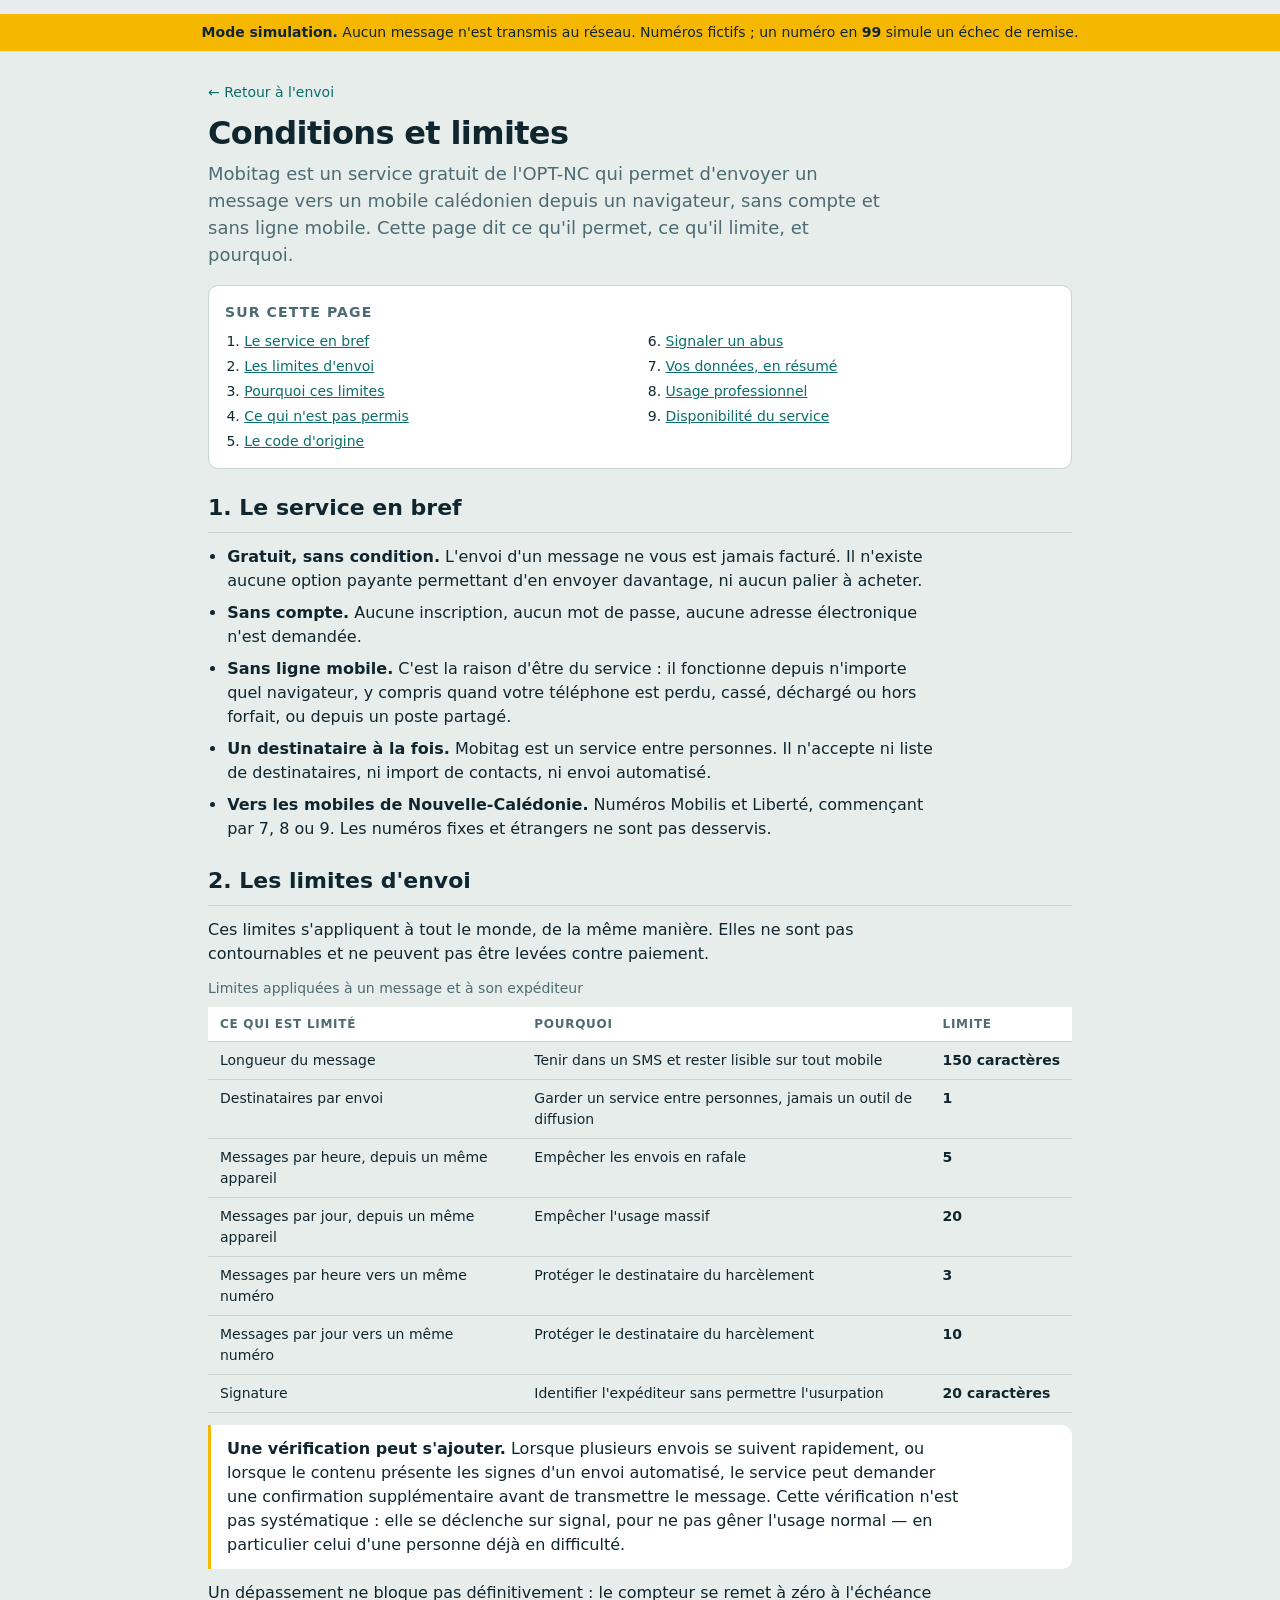
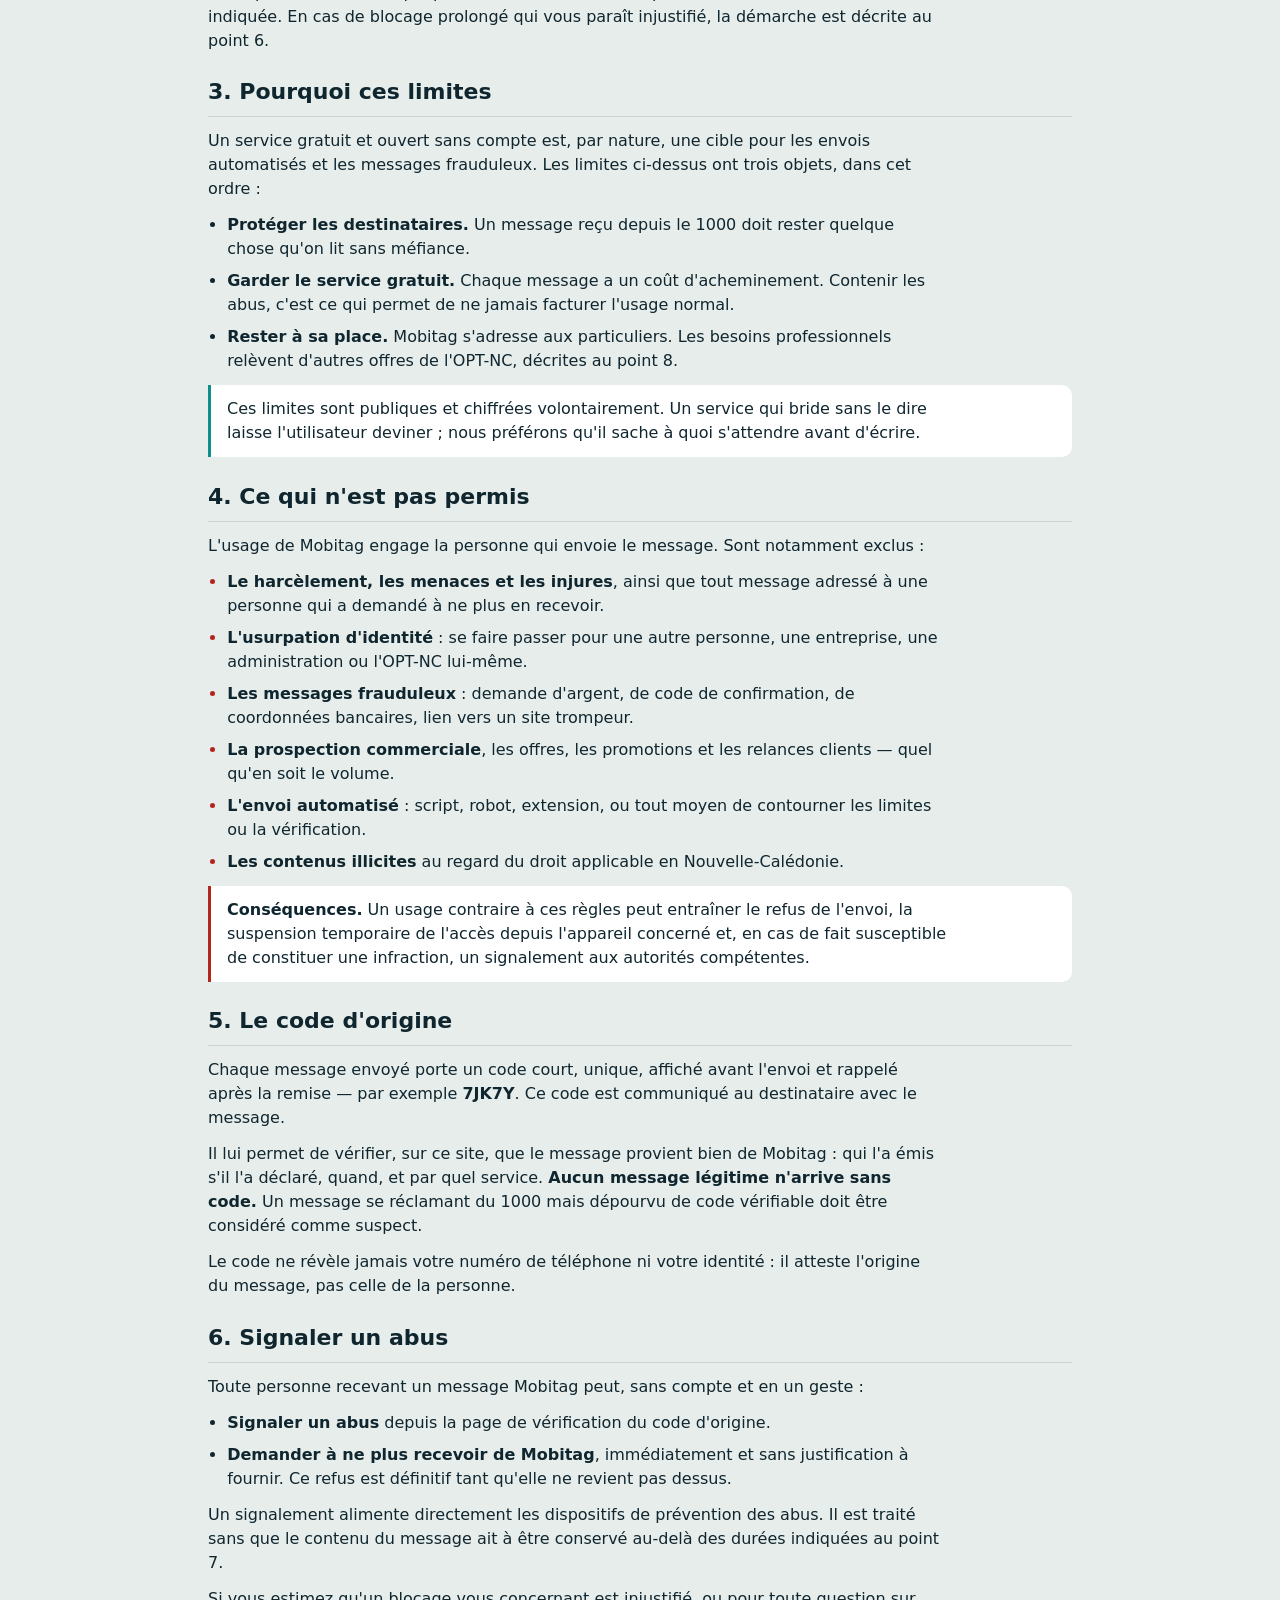
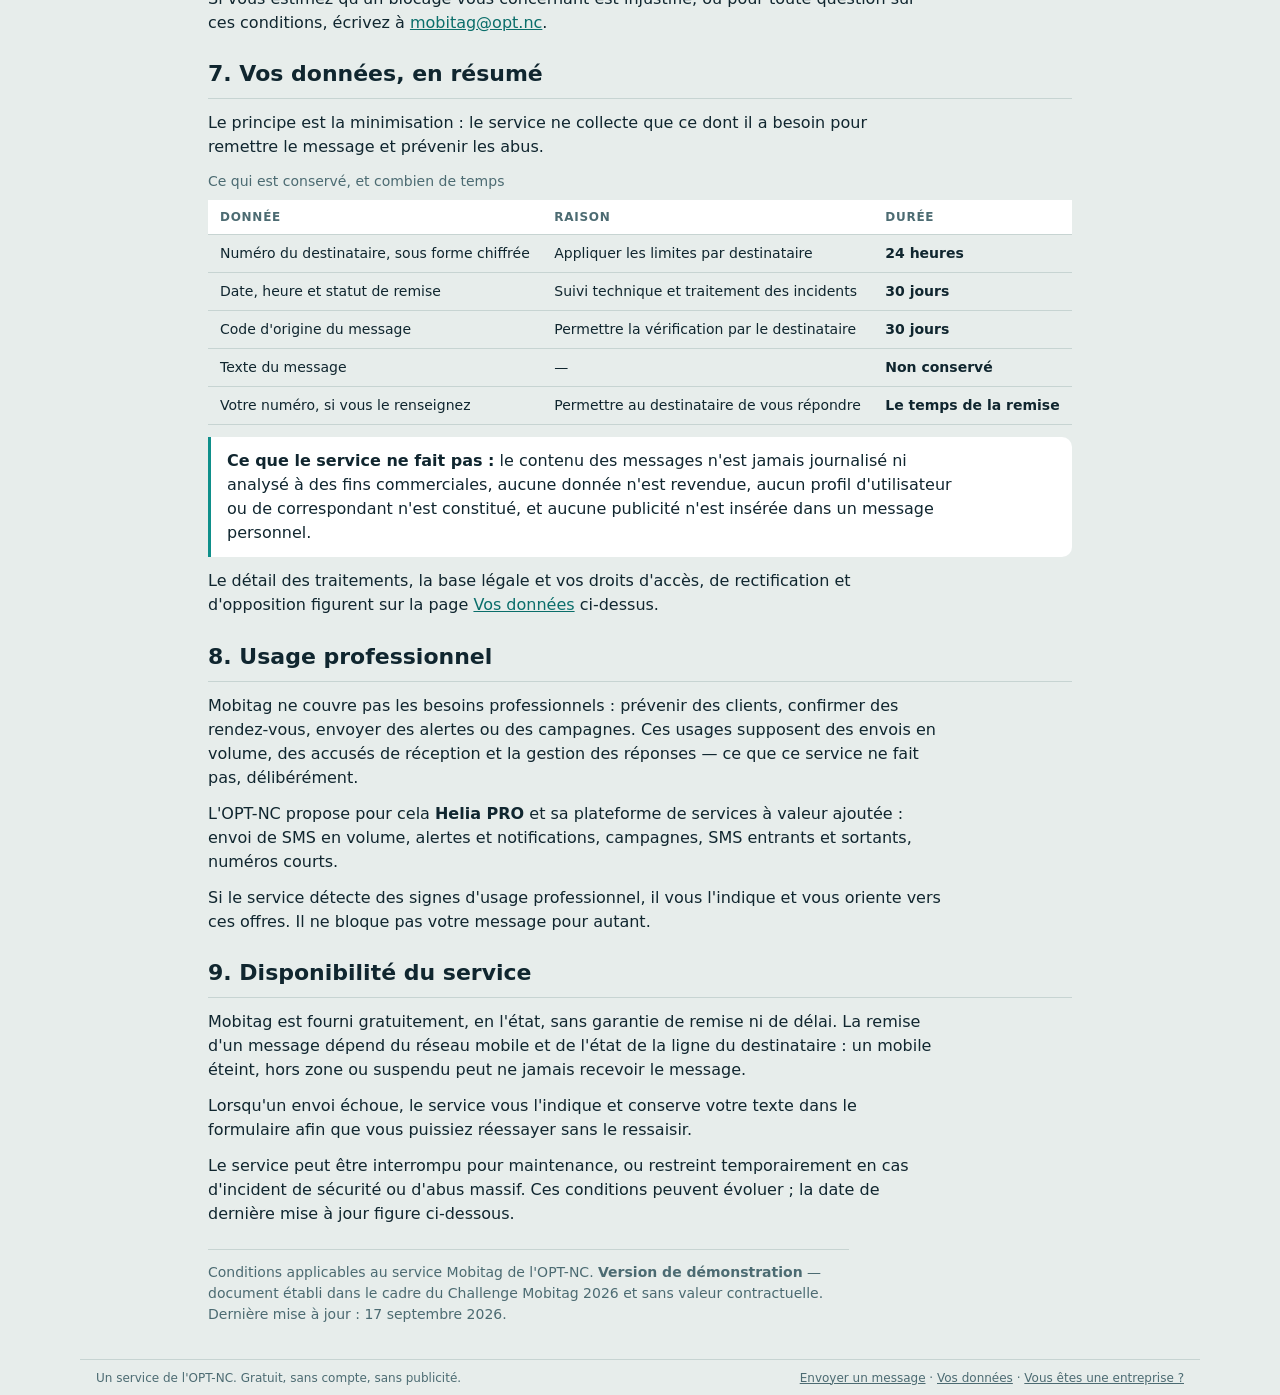
<file: src/conditions.html>
<!DOCTYPE html>
<html lang="fr">
<head>
<meta charset="utf-8">
<meta name="viewport" content="width=device-width, initial-scale=1">
<title>Conditions et limites — Mobitag</title>
<meta name="description" content="Ce que Mobitag permet, ce qu'il limite et pourquoi : conditions d'utilisation du service d'envoi de message vers un mobile calédonien.">
<link rel="stylesheet" href="styles.css">
</head>
<body>

<p class="simulation" role="status">
  <b>Mode simulation.</b> Aucun message n'est transmis au réseau. Numéros fictifs ;
  un numéro en <b>99</b> simule un échec de remise.
</p>

<div class="enveloppe doc">

  <p class="fil"><a href="./">&larr; Retour à l'envoi</a></p>

  <h1>Conditions et limites</h1>
  <p class="chapo">
    Mobitag est un service gratuit de l'OPT-NC qui permet d'envoyer un message
    vers un mobile calédonien depuis un navigateur, sans compte et sans ligne mobile.
    Cette page dit ce qu'il permet, ce qu'il limite, et pourquoi.
  </p>

  <nav class="sommaire" aria-labelledby="titre-sommaire">
    <h2 id="titre-sommaire">Sur cette page</h2>
    <ol>
      <li><a href="#service">Le service en bref</a></li>
      <li><a href="#limites">Les limites d'envoi</a></li>
      <li><a href="#pourquoi">Pourquoi ces limites</a></li>
      <li><a href="#interdits">Ce qui n'est pas permis</a></li>
      <li><a href="#origine">Le code d'origine</a></li>
      <li><a href="#signaler">Signaler un abus</a></li>
      <li><a href="#donnees">Vos données, en résumé</a></li>
      <li><a href="#pro">Usage professionnel</a></li>
      <li><a href="#dispo">Disponibilité du service</a></li>
    </ol>
  </nav>

  <!-- ==================================================== -->
  <section id="service">
    <h2>1. Le service en bref</h2>
    <ul>
      <li><strong>Gratuit, sans condition.</strong> L'envoi d'un message ne vous est jamais facturé.
          Il n'existe aucune option payante permettant d'en envoyer davantage, ni aucun palier à acheter.</li>
      <li><strong>Sans compte.</strong> Aucune inscription, aucun mot de passe, aucune adresse
          électronique n'est demandée.</li>
      <li><strong>Sans ligne mobile.</strong> C'est la raison d'être du service : il fonctionne
          depuis n'importe quel navigateur, y compris quand votre téléphone est perdu, cassé,
          déchargé ou hors forfait, ou depuis un poste partagé.</li>
      <li><strong>Un destinataire à la fois.</strong> Mobitag est un service entre personnes.
          Il n'accepte ni liste de destinataires, ni import de contacts, ni envoi automatisé.</li>
      <li><strong>Vers les mobiles de Nouvelle-Calédonie.</strong> Numéros Mobilis et Liberté,
          commençant par 7, 8 ou 9. Les numéros fixes et étrangers ne sont pas desservis.</li>
    </ul>
  </section>

  <!-- ==================================================== -->
  <section id="limites">
    <h2>2. Les limites d'envoi</h2>
    <p>Ces limites s'appliquent à tout le monde, de la même manière. Elles ne sont pas
       contournables et ne peuvent pas être levées contre paiement.</p>

    <table class="limites">
      <caption>Limites appliquées à un message et à son expéditeur</caption>
      <thead>
        <tr><th scope="col">Ce qui est limité</th><th scope="col">Pourquoi</th><th scope="col">Limite</th></tr>
      </thead>
      <tbody>
        <tr>
          <td>Longueur du message</td>
          <td>Tenir dans un SMS et rester lisible sur tout mobile</td>
          <td>150 caractères</td>
        </tr>
        <tr>
          <td>Destinataires par envoi</td>
          <td>Garder un service entre personnes, jamais un outil de diffusion</td>
          <td>1</td>
        </tr>
        <tr>
          <td>Messages par heure, depuis un même appareil</td>
          <td>Empêcher les envois en rafale</td>
          <td>5</td>
        </tr>
        <tr>
          <td>Messages par jour, depuis un même appareil</td>
          <td>Empêcher l'usage massif</td>
          <td>20</td>
        </tr>
        <tr>
          <td>Messages par heure vers un même numéro</td>
          <td>Protéger le destinataire du harcèlement</td>
          <td>3</td>
        </tr>
        <tr>
          <td>Messages par jour vers un même numéro</td>
          <td>Protéger le destinataire du harcèlement</td>
          <td>10</td>
        </tr>
        <tr>
          <td>Signature</td>
          <td>Identifier l'expéditeur sans permettre l'usurpation</td>
          <td>20 caractères</td>
        </tr>
      </tbody>
    </table>

    <div class="note attention">
      <p><strong>Une vérification peut s'ajouter.</strong> Lorsque plusieurs envois se suivent
      rapidement, ou lorsque le contenu présente les signes d'un envoi automatisé, le service
      peut demander une confirmation supplémentaire avant de transmettre le message. Cette
      vérification n'est pas systématique : elle se déclenche sur signal, pour ne pas gêner
      l'usage normal — en particulier celui d'une personne déjà en difficulté.</p>
    </div>

    <p>Un dépassement ne bloque pas définitivement : le compteur se remet à zéro à l'échéance
       indiquée. En cas de blocage prolongé qui vous paraît injustifié, la démarche est
       décrite au point 6.</p>
  </section>

  <!-- ==================================================== -->
  <section id="pourquoi">
    <h2>3. Pourquoi ces limites</h2>
    <p>Un service gratuit et ouvert sans compte est, par nature, une cible pour les envois
       automatisés et les messages frauduleux. Les limites ci-dessus ont trois objets, dans
       cet ordre :</p>
    <ul>
      <li><strong>Protéger les destinataires.</strong> Un message reçu depuis le 1000 doit
          rester quelque chose qu'on lit sans méfiance.</li>
      <li><strong>Garder le service gratuit.</strong> Chaque message a un coût d'acheminement.
          Contenir les abus, c'est ce qui permet de ne jamais facturer l'usage normal.</li>
      <li><strong>Rester à sa place.</strong> Mobitag s'adresse aux particuliers. Les besoins
          professionnels relèvent d'autres offres de l'OPT-NC, décrites au point 8.</li>
    </ul>
    <div class="note">
      <p>Ces limites sont publiques et chiffrées volontairement. Un service qui bride sans le
      dire laisse l'utilisateur deviner ; nous préférons qu'il sache à quoi s'attendre avant
      d'écrire.</p>
    </div>
  </section>

  <!-- ==================================================== -->
  <section id="interdits">
    <h2>4. Ce qui n'est pas permis</h2>
    <p>L'usage de Mobitag engage la personne qui envoie le message. Sont notamment exclus :</p>
    <ul class="interdits">
      <li><strong>Le harcèlement, les menaces et les injures</strong>, ainsi que tout message
          adressé à une personne qui a demandé à ne plus en recevoir.</li>
      <li><strong>L'usurpation d'identité</strong> : se faire passer pour une autre personne,
          une entreprise, une administration ou l'OPT-NC lui-même.</li>
      <li><strong>Les messages frauduleux</strong> : demande d'argent, de code de confirmation,
          de coordonnées bancaires, lien vers un site trompeur.</li>
      <li><strong>La prospection commerciale</strong>, les offres, les promotions et les
          relances clients — quel qu'en soit le volume.</li>
      <li><strong>L'envoi automatisé</strong> : script, robot, extension, ou tout moyen de
          contourner les limites ou la vérification.</li>
      <li><strong>Les contenus illicites</strong> au regard du droit applicable en
          Nouvelle-Calédonie.</li>
    </ul>
    <div class="note interdit">
      <p><strong>Conséquences.</strong> Un usage contraire à ces règles peut entraîner le refus
      de l'envoi, la suspension temporaire de l'accès depuis l'appareil concerné et, en cas de
      fait susceptible de constituer une infraction, un signalement aux autorités compétentes.</p>
    </div>
  </section>

  <!-- ==================================================== -->
  <section id="origine">
    <h2>5. Le code d'origine</h2>
    <p>Chaque message envoyé porte un code court, unique, affiché avant l'envoi et rappelé
       après la remise — par exemple <b>7JK7Y</b>. Ce code est communiqué au destinataire
       avec le message.</p>
    <p>Il lui permet de vérifier, sur ce site, que le message provient bien de Mobitag : qui
       l'a émis s'il l'a déclaré, quand, et par quel service. <strong>Aucun message légitime
       n'arrive sans code.</strong> Un message se réclamant du 1000 mais dépourvu de code
       vérifiable doit être considéré comme suspect.</p>
    <p>Le code ne révèle jamais votre numéro de téléphone ni votre identité : il atteste
       l'origine du message, pas celle de la personne.</p>
  </section>

  <!-- ==================================================== -->
  <section id="signaler">
    <h2>6. Signaler un abus</h2>
    <p>Toute personne recevant un message Mobitag peut, sans compte et en un geste :</p>
    <ul>
      <li><strong>Signaler un abus</strong> depuis la page de vérification du code d'origine.</li>
      <li><strong>Demander à ne plus recevoir de Mobitag</strong>, immédiatement et sans
          justification à fournir. Ce refus est définitif tant qu'elle ne revient pas dessus.</li>
    </ul>
    <p>Un signalement alimente directement les dispositifs de prévention des abus. Il est
       traité sans que le contenu du message ait à être conservé au-delà des durées indiquées
       au point 7.</p>
    <p>Si vous estimez qu'un blocage vous concernant est injustifié, ou pour toute question sur
       ces conditions, écrivez à <a href="mailto:mobitag@opt.nc">mobitag@opt.nc</a>.</p>
  </section>

  <!-- ==================================================== -->
  <section id="donnees">
    <h2>7. Vos données, en résumé</h2>
    <p>Le principe est la minimisation : le service ne collecte que ce dont il a besoin pour
       remettre le message et prévenir les abus.</p>
    <table class="limites">
      <caption>Ce qui est conservé, et combien de temps</caption>
      <thead>
        <tr><th scope="col">Donnée</th><th scope="col">Raison</th><th scope="col">Durée</th></tr>
      </thead>
      <tbody>
        <tr>
          <td>Numéro du destinataire, sous forme chiffrée</td>
          <td>Appliquer les limites par destinataire</td>
          <td>24 heures</td>
        </tr>
        <tr>
          <td>Date, heure et statut de remise</td>
          <td>Suivi technique et traitement des incidents</td>
          <td>30 jours</td>
        </tr>
        <tr>
          <td>Code d'origine du message</td>
          <td>Permettre la vérification par le destinataire</td>
          <td>30 jours</td>
        </tr>
        <tr>
          <td>Texte du message</td>
          <td>—</td>
          <td>Non conservé</td>
        </tr>
        <tr>
          <td>Votre numéro, si vous le renseignez</td>
          <td>Permettre au destinataire de vous répondre</td>
          <td>Le temps de la remise</td>
        </tr>
      </tbody>
    </table>
    <div class="note">
      <p><strong>Ce que le service ne fait pas :</strong> le contenu des messages n'est jamais
      journalisé ni analysé à des fins commerciales, aucune donnée n'est revendue, aucun profil
      d'utilisateur ou de correspondant n'est constitué, et aucune publicité n'est insérée dans
      un message personnel.</p>
    </div>
    <p>Le détail des traitements, la base légale et vos droits d'accès, de rectification et
       d'opposition figurent sur la page <a href="#donnees">Vos données</a> ci-dessus.</p>
  </section>

  <!-- ==================================================== -->
  <section id="pro">
    <h2>8. Usage professionnel</h2>
    <p>Mobitag ne couvre pas les besoins professionnels : prévenir des clients, confirmer des
       rendez-vous, envoyer des alertes ou des campagnes. Ces usages supposent des envois en
       volume, des accusés de réception et la gestion des réponses — ce que ce service ne fait
       pas, délibérément.</p>
    <p>L'OPT-NC propose pour cela <strong>Helia PRO</strong> et sa plateforme de services à
       valeur ajoutée : envoi de SMS en volume, alertes et notifications, campagnes,
       SMS entrants et sortants, numéros courts.</p>
    <p>Si le service détecte des signes d'usage professionnel, il vous l'indique et vous
       oriente vers ces offres. Il ne bloque pas votre message pour autant.</p>
  </section>

  <!-- ==================================================== -->
  <section id="dispo">
    <h2>9. Disponibilité du service</h2>
    <p>Mobitag est fourni gratuitement, en l'état, sans garantie de remise ni de délai. La
       remise d'un message dépend du réseau mobile et de l'état de la ligne du destinataire :
       un mobile éteint, hors zone ou suspendu peut ne jamais recevoir le message.</p>
    <p>Lorsqu'un envoi échoue, le service vous l'indique et conserve votre texte dans le
       formulaire afin que vous puissiez réessayer sans le ressaisir.</p>
    <p>Le service peut être interrompu pour maintenance, ou restreint temporairement en cas
       d'incident de sécurité ou d'abus massif. Ces conditions peuvent évoluer ; la date de
       dernière mise à jour figure ci-dessous.</p>
  </section>

  <p class="maj">
    Conditions applicables au service Mobitag de l'OPT-NC.
    <strong>Version de démonstration</strong> — document établi dans le cadre du Challenge
    Mobitag 2026 et sans valeur contractuelle.
    Dernière mise à jour : <time datetime="2026-09-17">17 septembre 2026</time>.
  </p>

</div>

<footer class="pied">
  <p>Un service de l'OPT-NC. Gratuit, sans compte, sans publicité.</p>
  <p><a href="./">Envoyer un message</a> · <a href="#donnees">Vos données</a> · <a href="#pro">Vous êtes une entreprise ?</a></p>
</footer>

</body>
</html>
</file>
<file: src/styles.css>
/* ============================================================
   TOKENS
   Un seul endroit pour la couleur, le type et l'espace.
   ============================================================ */
:root{
  color-scheme: light dark;

  --encre:      #10262F;
  --encre-doux: #4C6B72;
  --fond:       #E7EDEB;
  --surface:    #FFFFFF;
  --trait:      #C7D4D2;
  --lagon:      #0E8F8A;
  --lagon-fonce:#0A6E6A;
  --soleil:     #F5B700;
  --alerte:     #B3261E;

  --t-xs:.75rem; --t-sm:.875rem; --t-md:1rem; --t-lg:1.125rem;
  --t-xl:1.375rem; --t-2xl:1.875rem; --t-msg:1.5rem;

  --e1:.25rem; --e2:.5rem; --e3:.75rem; --e4:1rem;
  --e5:1.5rem; --e6:2rem; --e7:3rem;

  /* Espacements VERTICAUX, proportionnels à la hauteur disponible.
     Objectif : le parcours d'envoi tient dans l'écran à l'arrivée, sans
     que l'on ait à figer des hauteurs en dur. Sur un écran haut on
     retrouve le confort d'origine ; sur un écran bas tout se resserre.
     La borne basse reste au-dessus du seuil de lisibilité. */
  --v2:clamp(.3rem, .7vh, .5rem);
  --v3:clamp(.4rem, .9vh, .75rem);
  --v4:clamp(.5rem, 1.3vh, 1rem);
  --v5:clamp(.65rem, 1.9vh, 1.5rem);
  --v6:clamp(.8rem, 2.5vh, 2rem);
  --v7:clamp(.9rem, 3.2vh, 3rem);

  --r-s:6px; --r-m:10px; --r-l:16px;

  --ui: system-ui, -apple-system, "Segoe UI", "Noto Sans", Roboto, sans-serif;
}

/* CSS classique plutôt qu'imbriqué : le nesting avec @media interne
   n'est supporté qu'à partir de Chrome 112 / Firefox 117 / Safari 16.5,
   et un jury peut ouvrir la démo sur autre chose. */
@media (prefers-color-scheme: dark){
  :root:not([data-theme="light"]){
    --encre:      #E8F0EE;
    --encre-doux: #9DB3B6;
    --fond:       #0A1A20;
    --surface:    #112830;
    --trait:      #27454E;
    --lagon:      #2CB6AE;
    --lagon-fonce:#46CFC6;
    --alerte:     #FF9A91;
  }
}
:root[data-theme="dark"]{
  --encre:#E8F0EE; --encre-doux:#9DB3B6; --fond:#0A1A20;
  --surface:#112830; --trait:#27454E; --lagon:#2CB6AE;
  --lagon-fonce:#46CFC6; --alerte:#FF9A91;
}

/* ============================================================
   BASE
   ============================================================ */
*{box-sizing:border-box}
html{-webkit-text-size-adjust:100%}
body{
  margin:0;
  background:var(--fond);
  color:var(--encre);
  font-family:var(--ui);
  font-size:var(--t-md);
  line-height:1.5;

  /* Bandeau, contenu, pied : trois lignes sur la hauteur de la fenêtre.
     min-height et non height : si l'utilisateur agrandit le texte ou
     zoome, la page redevient scrollable au lieu de tronquer le contenu. */
  min-height:100dvh;
  display:grid;
  grid-template-rows:auto 1fr auto;
}
/* Un enfant de grille a min-width:auto par défaut : il refuse de
   rétrécir sous la largeur minimale de son contenu. Un tableau un peu
   large suffit alors à élargir toute la page et à créer un défilement
   horizontal. On l'autorise explicitement à se contracter. */
body > *{min-width:0}
:where(a){color:var(--lagon-fonce)}
:where(:focus-visible){
  outline:3px solid var(--soleil);
  outline-offset:2px;
  border-radius:var(--r-s);
}
@media (prefers-reduced-motion: reduce){
  *{transition:none !important; animation:none !important}
}

/* ============================================================
   BANDEAU SIMULATION — non masquable, exigé par le règlement
   ============================================================ */
.simulation{
  background:var(--soleil);
  color:#10262F;
  font-size:var(--t-sm);
  padding:var(--e2) var(--e4);
  text-align:center;
}
.simulation b{font-weight:650}

/* ============================================================
   EN-TÊTE
   ============================================================ */
.enveloppe{
  max-width:1120px;
  width:100%;
  margin-inline:auto;
  padding:var(--v4) var(--e4) var(--v3);
}
.tete{
  display:flex; flex-wrap:wrap; gap:var(--e4);
  align-items:baseline; justify-content:space-between;
  padding-block:0 var(--v4);
}
.marque{
  font-size:clamp(1.4rem, 3.4vh, 1.875rem);
  font-weight:700;
  letter-spacing:-.025em;
  margin:0;
}
.marque span{color:var(--lagon)}
.accroche{
  margin:var(--e1) 0 0;
  color:var(--encre-doux);
  max-width:72ch;
  font-size:clamp(.95rem, 2vh, 1.125rem);
}
.etat{
  display:flex; align-items:center; gap:var(--e2);
  font-size:var(--t-sm); color:var(--encre-doux);
}
.pastille{
  width:9px; height:9px; border-radius:50%;
  background:var(--lagon); flex:none;
}

/* ============================================================
   GRILLE
   ============================================================ */
.grille{
  display:grid;
  gap:var(--v6);
  /* minmax(0,1fr) et non 1fr : sinon la colonne refuse de passer sous la
     largeur minimale de son contenu et déborde sur les écrans étroits. */
  grid-template-columns:minmax(0,1fr);
  align-items:start;
}
@media (min-width:62rem){
  .grille{grid-template-columns:minmax(0,1.35fr) minmax(0,1fr); gap:var(--v6) var(--e7)}
  .apercu{position:sticky; top:var(--e5)}
}

/* ============================================================
   FORMULAIRE
   ============================================================ */
.champ{margin-bottom:var(--v4)}
.champ > label,
.legende{
  display:block;
  font-size:var(--t-sm);
  font-weight:600;
  margin-bottom:var(--e2);
}
.aide{
  font-size:var(--t-sm);
  color:var(--encre-doux);
  margin:var(--e1) 0 0;
  line-height:1.35;
}

.numero{
  display:flex;
  border:1px solid var(--trait);
  border-radius:var(--r-m);
  background:var(--surface);
  overflow:hidden;
  max-width:22rem;
}
.numero:focus-within{
  outline:3px solid var(--soleil); outline-offset:2px;
}
.indicatif{
  display:flex; align-items:center;
  padding-inline:var(--e3);
  background:var(--fond);
  border-right:1px solid var(--trait);
  color:var(--encre-doux);
  font-variant-numeric:tabular-nums;
}
.numero input{
  flex:1; min-width:0;
  border:0; outline:0; background:transparent;
  color:inherit; font:inherit;
  font-size:var(--t-lg);
  font-variant-numeric:tabular-nums;
  letter-spacing:.06em;
  padding:var(--v3) var(--e3);
}

/* --- La carte message : l'élément fort de la page --- */
.carte-message{
  background:var(--surface);
  border:1px solid var(--trait);
  border-radius:var(--r-l);
  padding:var(--v4) var(--e5) var(--v3);
}
.carte-message textarea{
  display:block; width:100%;
  border:0; outline:0; resize:vertical;
  background:transparent; color:inherit;
  font-family:inherit;
  font-size:clamp(1.1rem, 2.6vh, 1.5rem);
  line-height:1.4;
  min-height:clamp(4.5rem, 13vh, 8.5rem);
  padding:0;
}
.carte-message textarea::placeholder{color:var(--encre-doux); opacity:.7}

/* Le budget de 150 caractères, montré comme une réserve qui se consomme */
.budget{margin-top:var(--v3)}
.jauge{
  height:3px; border-radius:2px;
  background:var(--trait);
  overflow:hidden;
}
.jauge i{
  display:block; height:100%;
  width:var(--reste, 100%);
  background:var(--lagon);
  transition:width .12s linear, background-color .2s;
}
.jauge[data-niveau="tendu"] i{background:var(--soleil)}
.jauge[data-niveau="plein"] i{background:var(--alerte)}
.budget p{
  margin:var(--e2) 0 0;
  font-size:var(--t-sm);
  color:var(--encre-doux);
  font-variant-numeric:tabular-nums;
}

.signature{
  margin-top:var(--v4);
  border:1px solid var(--trait);
  border-radius:var(--r-m);
  background:var(--surface);
  padding:var(--e3) var(--e4);
  display:flex; flex-wrap:wrap; align-items:center; gap:var(--e3);
}
.signature label{font-size:var(--t-sm); font-weight:600; margin:0}
.signature input{
  flex:1; min-width:9rem;
  border:0; outline:0; background:transparent;
  color:inherit; font:inherit; padding:var(--e1) 0;
}

.controle{
  display:flex; gap:var(--e3);
  align-items:flex-start;
  background:var(--surface);
  border:1px solid var(--trait);
  border-radius:var(--r-m);
  padding:var(--v3) var(--e4);
  margin-bottom:var(--v4);
}
.controle input[type=checkbox]{
  width:1.25rem; height:1.25rem; margin:.15rem 0 0; flex:none;
  accent-color:var(--lagon);
}
.controle p{margin:0; font-size:var(--t-sm)}
.controle .aide{font-size:var(--t-xs)}
.controle .aide{margin-top:var(--e1)}

.envoyer{
  display:inline-block;
  border:0; border-radius:var(--r-m);
  background:var(--lagon-fonce);
  color:#fff;
  font:inherit; font-weight:650; font-size:var(--t-lg);
  padding:var(--v3) var(--e6);
  cursor:pointer;
  transition:background-color .15s;
}
.envoyer:hover{background:var(--lagon)}
.envoyer:disabled{background:var(--trait); color:var(--encre-doux); cursor:not-allowed}

.conditions{
  margin-top:var(--v4);
  padding-top:var(--v3);
  border-top:1px solid var(--trait);
  font-size:var(--t-sm);
  color:var(--encre-doux);
}
.conditions summary{
  cursor:pointer;
  padding:var(--e1) 0;
  border-radius:var(--r-s);
}
.conditions summary:hover{color:var(--encre)}
.conditions ul{margin:var(--e2) 0 0; padding-left:1.1rem}
.conditions li{margin-bottom:var(--e1)}

/* ============================================================
   APERÇU DESTINATAIRE
   ============================================================ */
.apercu h2{
  font-size:var(--t-lg); margin:0 0 var(--v2);
}
.apercu > p{
  margin:0 0 var(--v3);
  color:var(--encre-doux);
  font-size:var(--t-sm);
  max-width:38ch;
}
.recu{
  background:var(--surface);
  border:1px solid var(--trait);
  border-radius:var(--r-l);
  overflow:hidden;
}
.recu-tete{
  display:flex; align-items:center; gap:var(--e3);
  padding:var(--e3) var(--e4);
  border-bottom:1px solid var(--trait);
}
.recu-tete .de{
  width:2.25rem; height:2.25rem; border-radius:50%;
  background:var(--lagon); color:#fff;
  display:grid; place-items:center;
  font-size:var(--t-sm); font-weight:700;
  font-variant-numeric:tabular-nums;
  flex:none;
}
.recu-tete b{display:block; font-size:var(--t-sm)}
.recu-tete span{font-size:var(--t-xs); color:var(--encre-doux)}
.recu-corps{
  padding:var(--v3) var(--e4);
  font-size:var(--t-md);
  line-height:1.5;
  min-height:clamp(3.5rem, 11vh, 6rem);
  white-space:pre-wrap;
  overflow-wrap:anywhere;
}
/* Placeholder porté par un vrai élément et non par ::before :
   le contenu généré en CSS n'est pas restitué de façon fiable par les
   lecteurs d'écran, et disparaît si les styles ne chargent pas. */
.recu-vide{color:var(--encre-doux)}
.recu-pied{
  border-top:1px dashed var(--trait);
  padding:var(--e3) var(--e4);
  font-size:var(--t-xs);
  color:var(--encre-doux);
  display:flex; flex-wrap:wrap; gap:var(--e1) var(--e3);
  justify-content:space-between;
}
.recu-pied code{
  font-family:inherit; font-weight:700;
  color:var(--encre); letter-spacing:.08em;
}
.confiance{
  margin-top:var(--v3);
  border-left:3px solid var(--lagon);
  padding-left:var(--e4);
  font-size:var(--t-sm);
  color:var(--encre-doux);
}
.confiance strong{color:var(--encre); font-weight:600}

/* ============================================================
   CONFIRMATION
   ============================================================ */
.confirmation{
  background:var(--surface);
  border:1px solid var(--trait);
  border-top:4px solid var(--soleil);
  border-radius:var(--r-l);
  padding:var(--e5);
}
.confirmation h2{margin:0 0 var(--e2); font-size:var(--t-xl)}
.confirmation p{margin:0 0 var(--e4); color:var(--encre-doux); max-width:44ch}
.etapes{list-style:none; margin:0 0 var(--e5); padding:0}
.etapes li{
  display:flex; gap:var(--e3); align-items:baseline;
  padding:var(--e2) 0;
  border-bottom:1px solid var(--trait);
  font-size:var(--t-sm);
}
.etapes li:last-child{border-bottom:0}
.etapes .heure{
  color:var(--encre-doux); font-variant-numeric:tabular-nums;
  min-width:4.5rem;
}
.etapes .attente{color:var(--encre-doux)}
.lien-retour{
  background:none; border:1px solid var(--trait);
  border-radius:var(--r-m); color:inherit;
  font:inherit; font-weight:600;
  padding:var(--e3) var(--e5); cursor:pointer;
}
.lien-retour:hover{border-color:var(--lagon)}

/* ============================================================
   ÉTAT D'ERREUR — F09 : reprise maîtrisée
   ============================================================ */
.echec{
  border-top-color:var(--alerte);
}
.echec h2{color:var(--alerte)}
.rejeu{
  display:flex; flex-wrap:wrap; gap:var(--e3);
}
.rejeu .envoyer{font-size:var(--t-md); padding:var(--e3) var(--e5)}
.brouillon{
  margin-top:var(--e4);
  background:var(--fond);
  border-radius:var(--r-m);
  padding:var(--e3) var(--e4);
  font-size:var(--t-sm);
  color:var(--encre-doux);
}
.brouillon b{color:var(--encre); font-weight:600}

/* ============================================================
   ORIENTATION PROFESSIONNELLE — F10
   ============================================================ */
.pro{
  margin-top:var(--e5);
  background:var(--surface);
  border:1px solid var(--trait);
  border-left:3px solid var(--soleil);
  border-radius:var(--r-m);
  padding:var(--e4);
}
.pro h3{
  margin:0 0 var(--e2);
  font-size:var(--t-md);
}
.pro p{margin:0 0 var(--e3); font-size:var(--t-sm); color:var(--encre-doux)}
.pro a{
  display:inline-block;
  font-size:var(--t-sm); font-weight:600;
  color:var(--lagon-fonce);
}
.pro .refuser{
  background:none; border:0; padding:0; margin-left:var(--e4);
  font:inherit; font-size:var(--t-sm);
  color:var(--encre-doux);
  text-decoration:underline; cursor:pointer;
}

/* Erreur de champ */
.erreur-champ{
  margin:var(--e2) 0 0;
  font-size:var(--t-sm);
  color:var(--alerte);
  font-weight:600;
}
.numero.invalide{border-color:var(--alerte)}

.visuellement-cache{
  position:absolute; width:1px; height:1px;
  padding:0; margin:-1px; overflow:hidden;
  clip-path:inset(50%); white-space:nowrap; border:0;
}

[hidden]{display:none !important}

/* ============================================================
   PIED
   ============================================================ */
.pied{
  max-width:1120px; width:100%; margin-inline:auto;
  padding:var(--v3) var(--e4);
  border-top:1px solid var(--trait);
  font-size:var(--t-xs); color:var(--encre-doux);
  display:flex; flex-wrap:wrap; gap:var(--e2) var(--e4);
  justify-content:space-between; align-items:center;
}
.pied p{margin:0}
.pied a{color:inherit}

/* ============================================================
   PAGES DE CONTENU  (conditions, données)
   Même socle de tokens que le parcours d'envoi : une seule
   feuille de style pour tout le service.
   ============================================================ */
.doc{
  max-width:56rem;
  margin-inline:auto;
  padding-block:var(--v5) var(--v6);
}
.fil{
  font-size:var(--t-sm);
  margin:0 0 var(--v4);
}
.fil a{text-decoration:none}
.fil a:hover{text-decoration:underline}

.doc h1{
  font-size:clamp(1.5rem, 4vh, 2rem);
  line-height:1.15;
  margin:0 0 var(--e2);
  letter-spacing:-.02em;
}
.doc .chapo{
  font-size:var(--t-lg);
  color:var(--encre-doux);
  margin:0 0 var(--v5);
  max-width:60ch;
}
.doc section{
  margin-bottom:var(--v6);
  scroll-margin-top:var(--e4);
}
.doc h2{
  font-size:var(--t-xl);
  margin:0 0 var(--e3);
  padding-bottom:var(--e2);
  border-bottom:1px solid var(--trait);
}
.doc h3{
  font-size:var(--t-md);
  margin:var(--e4) 0 var(--e2);
}
.doc p{margin:0 0 var(--e3); max-width:72ch}
.doc ul{margin:0 0 var(--e3); padding-left:1.2rem; max-width:72ch}
.doc li{margin-bottom:var(--e2)}
.doc a{color:var(--lagon-fonce)}

/* Sommaire */
.sommaire{
  background:var(--surface);
  border:1px solid var(--trait);
  border-radius:var(--r-m);
  padding:var(--e4);
  margin-bottom:var(--v6);
}
.sommaire h2{
  font-size:var(--t-sm); text-transform:uppercase;
  letter-spacing:.08em; color:var(--encre-doux);
  border:0; padding:0; margin:0 0 var(--e2);
}
.sommaire ol{
  margin:0; padding-left:1.2rem;
  columns:2; column-gap:var(--e6);
  font-size:var(--t-sm);
}
@media (max-width:40rem){ .sommaire ol{columns:1} }
.sommaire li{margin-bottom:var(--e1)}

/* Tableau de limites chiffrées */
.limites{
  width:100%;
  border-collapse:collapse;
  margin:0 0 var(--e3);
  font-size:var(--t-sm);
}
.limites caption{
  text-align:left;
  color:var(--encre-doux);
  font-size:var(--t-sm);
  padding-bottom:var(--e2);
}
.limites th, .limites td{
  text-align:left;
  padding:var(--e2) var(--e3);
  border-bottom:1px solid var(--trait);
  vertical-align:top;
}
.limites thead th{
  background:var(--surface);
  font-size:var(--t-xs);
  text-transform:uppercase;
  letter-spacing:.06em;
  color:var(--encre-doux);
}
.limites td:last-child{
  font-variant-numeric:tabular-nums;
  white-space:nowrap;
  font-weight:600;
}
@media (max-width:40rem){
  /* Mieux vaut une valeur sur deux lignes qu'un tableau qui déborde. */
  .limites td:last-child{white-space:normal}
  .limites th, .limites td{padding:var(--e2)}
  .limites{font-size:var(--t-xs)}
}

/* Encadré d'insistance */
.note{
  border-left:3px solid var(--lagon);
  background:var(--surface);
  border-radius:0 var(--r-m) var(--r-m) 0;
  padding:var(--e3) var(--e4);
  margin:0 0 var(--e3);
}
.note.attention{border-left-color:var(--soleil)}
.note.interdit{border-left-color:var(--alerte)}
.note p:last-child{margin-bottom:0}

/* Liste des interdits */
.interdits li::marker{color:var(--alerte)}

.maj{
  margin-top:var(--v6);
  padding-top:var(--e3);
  border-top:1px solid var(--trait);
  font-size:var(--t-sm);
  color:var(--encre-doux);
}

/* ============================================================
   ÉCRANS PEU HAUTS
   Les clamp() ci-dessus absorbent la variation courante. En
   dessous de 840 px de hauteur utile, ils atteignent leur borne
   basse : on resserre alors ce qui peut l'être sans retirer
   d'information, pour que le parcours reste visible en entier.
   ============================================================ */
@media (max-height: 840px){
  .accroche{font-size:var(--t-sm); max-width:none}
  .carte-message textarea{min-height:clamp(4rem, 11vh, 6rem)}
  .apercu > p{font-size:var(--t-xs); max-width:none}
  .confiance{font-size:var(--t-xs)}
  .recu-corps{min-height:clamp(3rem, 9vh, 5rem)}
}
@media (max-height: 800px){
  .simulation{font-size:var(--t-xs); padding:var(--e1) var(--e4)}
  .accroche{font-size:var(--t-xs)}
  .carte-message textarea{min-height:4rem; font-size:1.05rem}
  .champ > label, .legende{margin-bottom:var(--e1)}
  .signature{padding:var(--e2) var(--e4)}
  .pied{font-size:.7rem}
  /* La colonne aperçu devient la plus haute des deux sur écran bas :
     c'est elle qui fixe alors la hauteur de la page. */
  .recu-tete{padding:var(--e2) var(--e4)}
  .recu-pied{padding:var(--e2) var(--e4)}
  .recu-tete .de{width:1.9rem; height:1.9rem}
  .confiance{margin-top:var(--v2); line-height:1.35}
}

/* Écran étroit : le formulaire, jusqu'au bouton d'envoi, doit tenir
   dans la hauteur. L'aperçu vient ensuite — on ne peut pas afficher
   six champs et une prévisualisation dans 650 px utiles sans rendre
   le texte illisible, et c'est le formulaire qui prime. */
@media (max-width: 62rem){
  .simulation{font-size:var(--t-xs); padding:var(--e2) var(--e3); line-height:1.35}
  .accroche{font-size:var(--t-sm); max-width:none}
  .tete{gap:var(--e2); padding-block:0 var(--v3)}
  .etat{font-size:var(--t-xs)}
  .apercu h2{font-size:var(--t-md)}
  .carte-message{padding:var(--v3) var(--e4)}
  .carte-message textarea{min-height:clamp(4rem, 12vh, 6rem)}
  .controle{padding:var(--e2) var(--e3); gap:var(--e2)}
  .controle p{font-size:var(--t-xs)}
  .controle .aide{margin-top:0}
  .pied{font-size:.7rem; padding:var(--e2) var(--e4)}
}

/* Écrans très bas (petits mobiles, fenêtre réduite). L'accroche et
   l'indicateur d'état sont retirés de l'affichage mais restent lus par
   les lecteurs d'écran : on libère de la hauteur sans perdre le sens. */
@media (max-height: 700px){
  .accroche, .etat{
    position:absolute; width:1px; height:1px;
    padding:0; margin:-1px; overflow:hidden;
    clip-path:inset(50%); white-space:nowrap;
  }
  .carte-message textarea{min-height:3.2rem}
  .champ{margin-bottom:var(--v3)}
  .enveloppe{padding-top:var(--v3)}
}

/* Mobile peu haut : même traitement, borné à l'écran étroit pour ne pas
   dégrader un desktop de faible hauteur, qui a la place en largeur. */
@media (max-width: 62rem) and (max-height: 800px){
  .accroche, .etat{
    position:absolute; width:1px; height:1px;
    padding:0; margin:-1px; overflow:hidden;
    clip-path:inset(50%); white-space:nowrap;
  }
}
</file>
